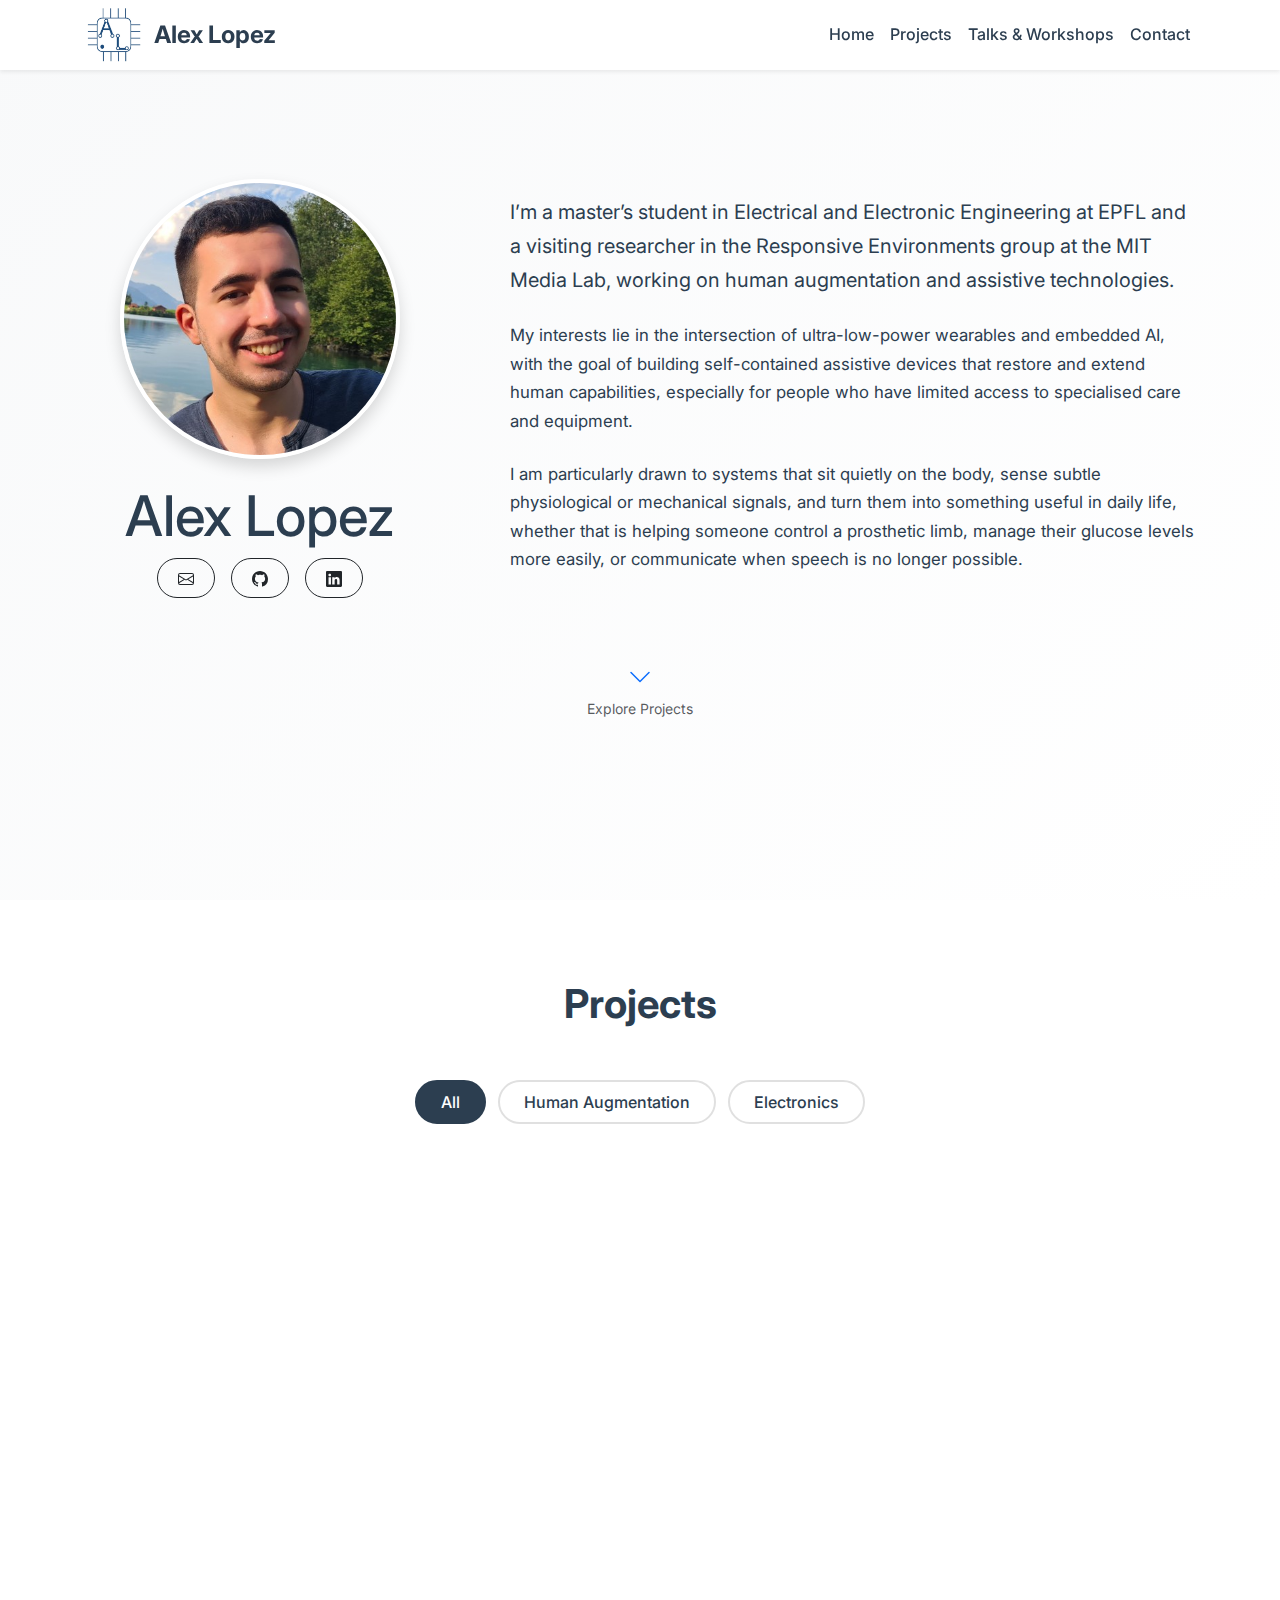
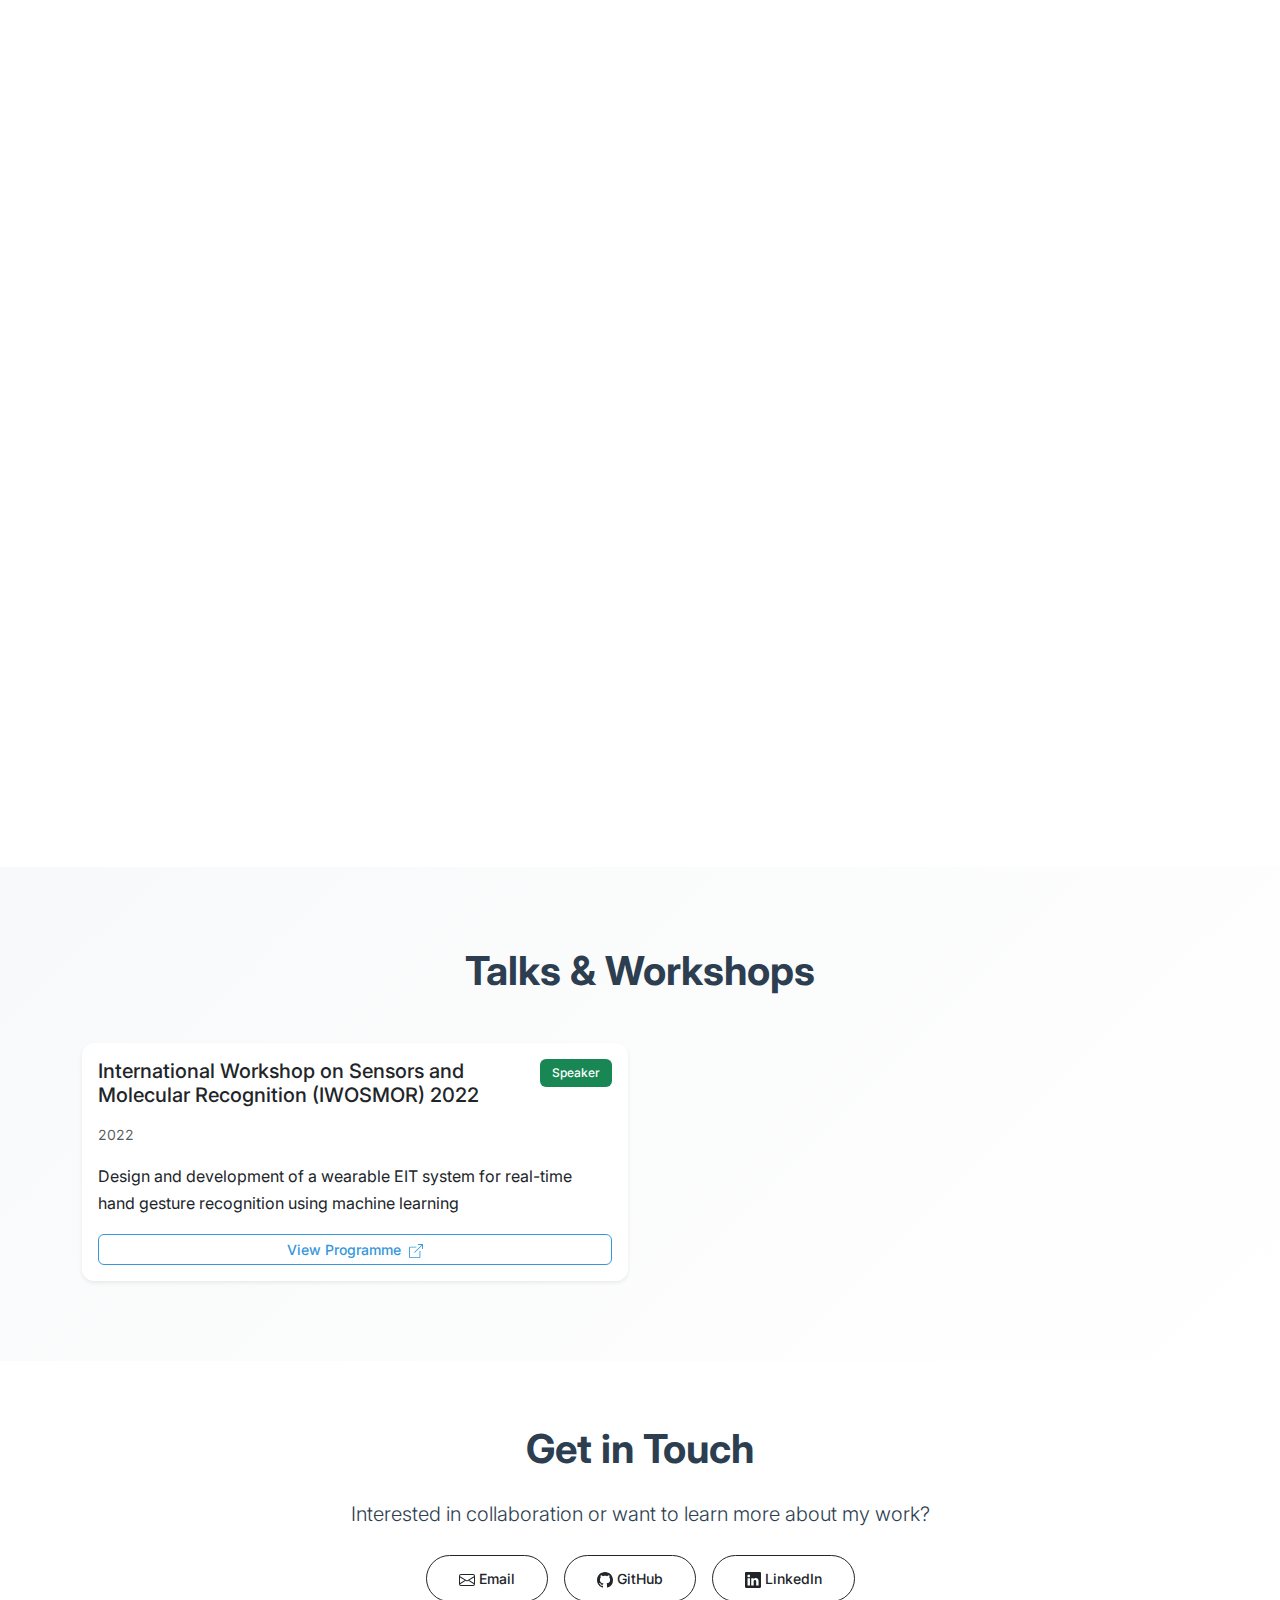
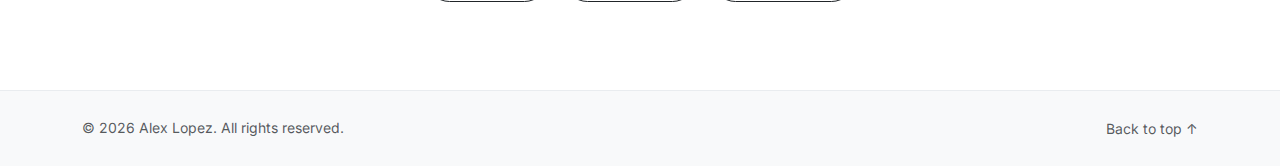
<file: index.html>
<!DOCTYPE html>
<html lang="en" data-bs-theme="light">

<head>
  <meta charset="utf-8">
  <meta name="viewport" content="width=device-width, initial-scale=1">
  <meta name="description" content="Alex Lopez - Electronics, Human Augmentation, and Ceramics">
  <meta name="author" content="Alex Lopez">
  <title>Alex Lopez</title>

  <!-- Favicon -->
  <link rel="icon" type="image/png" href="assets/images/favicon/favicon-16x16.png" sizes="16x16" />
  <link rel="icon" type="image/png" href="assets/images/favicon/favicon-32x32.png" sizes="32x32" />
  <link rel="shortcut icon" href="assets/images/favicon/favicon.ico" />
  <link rel="apple-touch-icon" sizes="180x180" href="assets/images/favicon/apple-touch-icon.png" />
  <link rel="manifest" href="assets/images/favicon/site.webmanifest" />

  <!-- Bootstrap CSS -->
  <link href="bootstrap.min.css" rel="stylesheet">

  <!-- Custom CSS -->
  <link href="custom.css" rel="stylesheet">

  <!-- Google Fonts -->
  <link rel="preconnect" href="https://fonts.googleapis.com">
  <link rel="preconnect" href="https://fonts.gstatic.com" crossorigin>
  <link href="https://fonts.googleapis.com/css2?family=Inter:wght@300;400;500;600;700&display=swap" rel="stylesheet">
</head>

<body>
  <!-- Navigation -->
  <nav class="navbar navbar-expand-lg navbar-light bg-white fixed-top shadow-sm">
    <div class="container">
      <a class="navbar-brand fw-bold d-flex align-items-center" href="#home">
        <img src="assets/images/logo.svg" alt="Alex Lopez" width="64" height="64" class="me-2">
        Alex Lopez
      </a>
      <button class="navbar-toggler" type="button" data-bs-toggle="collapse" data-bs-target="#navbarNav"
        aria-controls="navbarNav" aria-expanded="false" aria-label="Toggle navigation">
        <span class="navbar-toggler-icon"></span>
      </button>
      <div class="collapse navbar-collapse" id="navbarNav">
        <ul class="navbar-nav ms-auto">
          <li class="nav-item">
            <a class="nav-link" href="#home">Home</a>
          </li>
          <li class="nav-item">
            <a class="nav-link" href="#projects">Projects</a>
          </li>
          <li class="nav-item">
            <a class="nav-link" href="#talks">Talks & Workshops</a>
          </li>
          <li class="nav-item">
            <a class="nav-link" href="#contact">Contact</a>
          </li>
        </ul>
      </div>
    </div>
  </nav>

  <!-- Hero/About Section -->
  <section id="home" class="hero-about-section">
    <div class="container">
      <div class="row align-items-center">
        <!-- Left Side: Photo, Name, Links -->
        <div class="col-lg-4 text-center mb-5 mb-lg-0">
          <div class="profile-photo-wrapper">
            <img src="assets/images/profile-photo.jpg" alt="Alex Lopez"
              class="profile-photo img-fluid rounded-circle shadow">
          </div>
          <h1 class="display-4 fw-medium mt-4 mb-2">Alex Lopez</h1>

          <!-- Social Links -->
          <div class="social-links d-flex justify-content-center gap-3 mb-3">
            <a href="#" class="btn btn-outline-dark btn-sm" aria-label="Email" data-bs-toggle="modal"
              data-bs-target="#emailModal">
              <svg xmlns="http://www.w3.org/2000/svg" width="16" height="16" fill="currentColor" class="bi bi-envelope"
                viewBox="0 0 16 16">
                <path
                  d="M0 4a2 2 0 0 1 2-2h12a2 2 0 0 1 2 2v8a2 2 0 0 1-2 2H2a2 2 0 0 1-2-2zm2-1a1 1 0 0 0-1 1v.217l7 4.2 7-4.2V4a1 1 0 0 0-1-1zm13 2.383-4.708 2.825L15 11.105zm-.034 6.876-5.64-3.471L8 9.583l-1.326-.795-5.64 3.47A1 1 0 0 0 2 13h12a1 1 0 0 0 .966-.741M1 11.105l4.708-2.897L1 5.383z" />
              </svg>
            </a>
            <a href="https://github.com/alex2000lopez" class="btn btn-outline-dark btn-sm" aria-label="GitHub"
              target="_blank">
              <svg xmlns="http://www.w3.org/2000/svg" width="16" height="16" fill="currentColor" class="bi bi-github"
                viewBox="0 0 16 16">
                <path
                  d="M8 0C3.58 0 0 3.58 0 8c0 3.54 2.29 6.53 5.47 7.59.4.07.55-.17.55-.38 0-.19-.01-.82-.01-1.49-2.01.37-2.53-.49-2.69-.94-.09-.23-.48-.94-.82-1.13-.28-.15-.68-.52-.01-.53.63-.01 1.08.58 1.23.82.72 1.21 1.87.87 2.33.66.07-.52.28-.87.51-1.07-1.78-.2-3.64-.89-3.64-3.95 0-.87.31-1.59.82-2.15-.08-.2-.36-1.02.08-2.12 0 0 .67-.21 2.2.82.64-.18 1.32-.27 2-.27.68 0 1.36.09 2 .27 1.53-1.04 2.2-.82 2.2-.82.44 1.1.16 1.92.08 2.12.51.56.82 1.27.82 2.15 0 3.07-1.87 3.75-3.65 3.95.29.25.54.73.54 1.48 0 1.07-.01 1.93-.01 2.2 0 .21.15.46.55.38A8.012 8.012 0 0 0 16 8c0-4.42-3.58-8-8-8" />
              </svg>
            </a>
            <a href="https://www.linkedin.com/in/alexlopezrodriguez/" class="btn btn-outline-dark btn-sm" aria-label="LinkedIn"
              target="_blank">
              <svg xmlns="http://www.w3.org/2000/svg" width="16" height="16" fill="currentColor" class="bi bi-linkedin"
                viewBox="0 0 16 16">
                <path
                  d="M0 1.146C0 .513.526 0 1.175 0h13.65C15.474 0 16 .513 16 1.146v13.708c0 .633-.526 1.146-1.175 1.146H1.175C.526 16 0 15.487 0 14.854zm4.943 12.248V6.169H2.542v7.225zm-1.2-8.212c.837 0 1.358-.554 1.358-1.248-.015-.709-.52-1.248-1.342-1.248S2.4 3.226 2.4 3.934c0 .694.521 1.248 1.327 1.248zm4.908 8.212V9.359c0-.216.016-.432.08-.586.173-.431.568-.878 1.232-.878.869 0 1.216.662 1.216 1.634v3.865h2.401V9.25c0-2.22-1.184-3.252-2.764-3.252-1.274 0-1.845.7-2.165 1.193v.025h-.016l.016-.025V6.169h-2.4c.03.678 0 7.225 0 7.225z" />
              </svg>
            </a>
          </div>
        </div>

        <!-- Right Side: Bio -->
        <div class="col-lg-8">
          <div class="bio-content">
            <p class="lead">
              I’m a master’s student in Electrical and Electronic Engineering at EPFL and a visiting researcher in the Responsive Environments group at the MIT Media Lab, working on human augmentation and assistive technologies.

            </p>
            <p>
              My interests lie in the intersection of ultra-low-power wearables and embedded AI, with the goal of building self-contained assistive devices that restore and extend human capabilities, especially for people who have limited access to specialised care and equipment.
            </p>
            <p>
              I am particularly drawn to systems that sit quietly on the body, sense subtle physiological or mechanical signals, and turn them into something useful in daily life, whether that is helping someone control a prosthetic limb, manage their glucose levels more easily, or communicate when speech is no longer possible.
            </p>
          </div>
        </div>
      </div>

      <!-- Scroll Indicator -->
      <div class="scroll-indicator text-center mt-5">
        <a href="#projects" class="text-decoration-none">
          <div class="scroll-arrow">
            <svg xmlns="http://www.w3.org/2000/svg" width="24" height="24" fill="currentColor"
              class="bi bi-chevron-down" viewBox="0 0 16 16">
              <path fill-rule="evenodd"
                d="M1.646 4.646a.5.5 0 0 1 .708 0L8 10.293l5.646-5.647a.5.5 0 0 1 .708.708l-6 6a.5.5 0 0 1-.708 0l-6-6a.5.5 0 0 1 0-.708" />
            </svg>
          </div>
          <small class="text-muted d-block mt-2">Explore Projects</small>
        </a>
      </div>
    </div>
  </section>

  <!-- Projects Section -->
  <section id="projects" class="projects-section">
    <div class="container">
      <h2 class="section-title text-center mb-5">Projects</h2>

      <!-- Filter Buttons -->
      <div class="filter-buttons text-center mb-5">
        <button class="btn btn-filter active" data-filter="all">All</button>
        <button class="btn btn-filter" data-filter="human-augmentation">Human Augmentation</button>
        <button class="btn btn-filter" data-filter="electronics">Electronics</button>
      </div>

      <!-- Projects Grid -->
      <div class="row g-4 projects-grid">

        <!-- Projects -->
        <div class="col-md-6 col-lg-4 project-card" data-category="human-augmentation">
          <div class="card h-100 shadow-sm">
            <img src="assets/images/projects/cards/murmurations.png" class="card-img-top" alt="Murmurations">
            <div class="card-body">
              <h3 class="card-title h5">Murmurations</h3>
              <p class="card-text">A wearable silent speech interface that decodes facial micromovements into text in real time to restore communication for people with speech impairments.</p>
              <div class="mt-3 project-links">
                <a href="projects/murmurations.html">
                  <svg xmlns="http://www.w3.org/2000/svg" width="14" height="14" viewBox="0 0 16 16"
                    fill="currentColor">
                    <path
                      d="M8.636 3.5a.5.5 0 0 0-.5-.5H1.5A1.5 1.5 0 0 0 0 4.5v10A1.5 1.5 0 0 0 1.5 16h10a1.5 1.5 0 0 0 1.5-1.5V7.864a.5.5 0 0 0-1 0V14.5a.5.5 0 0 1-.5.5h-10a.5.5 0 0 1-.5-.5v-10a.5.5 0 0 1 .5-.5h6.636a.5.5 0 0 0 .5-.5z" />
                    <path
                      d="M16 .5a.5.5 0 0 0-.5-.5h-5a.5.5 0 0 0 0 1h3.793L6.146 9.146a.5.5 0 1 0 .708.708L15 1.707V5.5a.5.5 0 0 0 1 0v-5z" />
                  </svg>
                  Details
                </a>
              </div>
            </div>
          </div>
        </div>

        <div class="col-md-6 col-lg-4 project-card" data-category="human-augmentation">
          <div class="card h-100 shadow-sm">
            <img src="assets/images/projects/cards/wearEIT.png" class="card-img-top" alt="WearEIT">
            <div class="card-body">
              <h3 class="card-title h5">WearEIT</h3>
              <p class="card-text">An EIT-based wearable device for real-time hand gesture recognition and control of upper-limb prostheses.</p>
              <div class="mt-3 project-links">
                <a href="projects/wearEIT.html">
                  <svg xmlns="http://www.w3.org/2000/svg" width="14" height="14" viewBox="0 0 16 16"
                    fill="currentColor">
                    <path
                      d="M8.636 3.5a.5.5 0 0 0-.5-.5H1.5A1.5 1.5 0 0 0 0 4.5v10A1.5 1.5 0 0 0 1.5 16h10a1.5 1.5 0 0 0 1.5-1.5V7.864a.5.5 0 0 0-1 0V14.5a.5.5 0 0 1-.5.5h-10a.5.5 0 0 1-.5-.5v-10a.5.5 0 0 1 .5-.5h6.636a.5.5 0 0 0 .5-.5z" />
                    <path
                      d="M16 .5a.5.5 0 0 0-.5-.5h-5a.5.5 0 0 0 0 1h3.793L6.146 9.146a.5.5 0 1 0 .708.708L15 1.707V5.5a.5.5 0 0 0 1 0v-5z" />
                  </svg>
                  Details
                </a>
              </div>
            </div>
          </div>
        </div>

        <div class="col-md-6 col-lg-4 project-card" data-category="human-augmentation">
          <div class="card h-100 shadow-sm">
            <img src="assets/images/projects/cards/tailor.png" class="card-img-top" alt="Tailor">
            <div class="card-body">
              <h3 class="card-title h5">Tailor</h3>
              <p class="card-text">A low-power wireless wearable device to facilitate autonomous insulin dosing for diabetic patients in a HW-in-the-loop fashion.</p>
              <div class="mt-3 project-links">
                <a href="projects/tailor.html">
                  <svg xmlns="http://www.w3.org/2000/svg" width="14" height="14" viewBox="0 0 16 16"
                    fill="currentColor">
                    <path
                      d="M8.636 3.5a.5.5 0 0 0-.5-.5H1.5A1.5 1.5 0 0 0 0 4.5v10A1.5 1.5 0 0 0 1.5 16h10a1.5 1.5 0 0 0 1.5-1.5V7.864a.5.5 0 0 0-1 0V14.5a.5.5 0 0 1-.5.5h-10a.5.5 0 0 1-.5-.5v-10a.5.5 0 0 1 .5-.5h6.636a.5.5 0 0 0 .5-.5z" />
                    <path
                      d="M16 .5a.5.5 0 0 0-.5-.5h-5a.5.5 0 0 0 0 1h3.793L6.146 9.146a.5.5 0 1 0 .708.708L15 1.707V5.5a.5.5 0 0 0 1 0v-5z" />
                  </svg>
                  Details
                </a>
              </div>
            </div>
          </div>
        </div>

        <div class="col-md-6 col-lg-4 project-card" data-category="human-augmentation">
          <div class="card h-100 shadow-sm">
            <img src="assets/images/projects/cards/haptichearing.png" class="card-img-top" alt="HapticHearing">
            <div class="card-body">
              <h3 class="card-title h5">HapticHearing</h3>
              <p class="card-text">PCB redesign for Sam Chin's HapticHearing project: a 4.6× smaller, USB-C powered haptic driver for multi actuator speech augmentation.</p>
              <div class="mt-3 project-links">
                <a href="projects/haptic-hearing.html">
                  <svg xmlns="http://www.w3.org/2000/svg" width="14" height="14" viewBox="0 0 16 16"
                    fill="currentColor">
                    <path
                      d="M8.636 3.5a.5.5 0 0 0-.5-.5H1.5A1.5 1.5 0 0 0 0 4.5v10A1.5 1.5 0 0 0 1.5 16h10a1.5 1.5 0 0 0 1.5-1.5V7.864a.5.5 0 0 0-1 0V14.5a.5.5 0 0 1-.5.5h-10a.5.5 0 0 1-.5-.5v-10a.5.5 0 0 1 .5-.5h6.636a.5.5 0 0 0 .5-.5z" />
                    <path
                      d="M16 .5a.5.5 0 0 0-.5-.5h-5a.5.5 0 0 0 0 1h3.793L6.146 9.146a.5.5 0 1 0 .708.708L15 1.707V5.5a.5.5 0 0 0 1 0v-5z" />
                  </svg>
                  Details
                </a>
              </div>
            </div>
          </div>
        </div>

        <div class="col-md-6 col-lg-4 project-card" data-category="electronics">
          <div class="card h-100 shadow-sm">
            <img src="assets/images/projects/cards/X-MODs.png" class="card-img-top" alt="X-MODs">
            <div class="card-body">
              <h3 class="card-title h5">X-MODs</h3>
              <p class="card-text">A modular hardware platform based on the RISC-V X-HEEP family for the creation of ultra-low-power wearable devices for clinical and research use.</p>
              <div class="mt-3 project-links">
                <a href="projects/x-mods.html">
                  <svg xmlns="http://www.w3.org/2000/svg" width="14" height="14" viewBox="0 0 16 16"
                    fill="currentColor">
                    <path
                      d="M8.636 3.5a.5.5 0 0 0-.5-.5H1.5A1.5 1.5 0 0 0 0 4.5v10A1.5 1.5 0 0 0 1.5 16h10a1.5 1.5 0 0 0 1.5-1.5V7.864a.5.5 0 0 0-1 0V14.5a.5.5 0 0 1-.5.5h-10a.5.5 0 0 1-.5-.5v-10a.5.5 0 0 1 .5-.5h6.636a.5.5 0 0 0 .5-.5z" />
                    <path
                      d="M16 .5a.5.5 0 0 0-.5-.5h-5a.5.5 0 0 0 0 1h3.793L6.146 9.146a.5.5 0 1 0 .708.708L15 1.707V5.5a.5.5 0 0 0 1 0v-5z" />
                  </svg>
                  Details
                </a>
              </div>
            </div>
          </div>
        </div>

        <div class="col-md-6 col-lg-4 project-card" data-category="electronics">
          <div class="card h-100 shadow-sm">
            <img src="assets/images/projects/cards/GSRmonitor.png" class="card-img-top" alt="GSRmonitor">
            <div class="card-body">
              <h3 class="card-title h5">GSRmonitor</h3>
              <p class="card-text">A validation platform for a Galvanic Skin Response (GSR) SoC for real time stress and fear monitoring in high risk situations.</p>
              <div class="mt-3 project-links">
                <a href="projects/gsrmonitor.html">
                  <svg xmlns="http://www.w3.org/2000/svg" width="14" height="14" viewBox="0 0 16 16"
                    fill="currentColor">
                    <path
                      d="M8.636 3.5a.5.5 0 0 0-.5-.5H1.5A1.5 1.5 0 0 0 0 4.5v10A1.5 1.5 0 0 0 1.5 16h10a1.5 1.5 0 0 0 1.5-1.5V7.864a.5.5 0 0 0-1 0V14.5a.5.5 0 0 1-.5.5h-10a.5.5 0 0 1-.5-.5v-10a.5.5 0 0 1 .5-.5h6.636a.5.5 0 0 0 .5-.5z" />
                    <path
                      d="M16 .5a.5.5 0 0 0-.5-.5h-5a.5.5 0 0 0 0 1h3.793L6.146 9.146a.5.5 0 1 0 .708.708L15 1.707V5.5a.5.5 0 0 0 1 0v-5z" />
                  </svg>
                  Details
                </a>
              </div>
            </div>
          </div>
        </div>

      </div>
    </div>
  </section>

  <!-- Talks & Workshops Section -->
  <section id="talks" class="talks-section">
    <div class="container">
      <h2 class="section-title text-center mb-5">Talks & Workshops</h2>

      <div class="row g-4">
        <div class="col-md-6">
          <div class="card h-100 shadow-sm">
            <div class="card-body">
              <div class="d-flex justify-content-between align-items-start mb-3">
                <h3 class="card-title h5 mb-0">International Workshop on Sensors and Molecular Recognition (IWOSMOR) 2022</h3>
                <span class="badge bg-success">Speaker</span>
              </div>
              <p class="text-muted small mb-3">2022</p>
              <p class="card-text">
                Design and development of a wearable EIT system for real-time hand gesture recognition using machine learning
              </p>
              <a href="https://www.uv.es/uvweb/interuniversity-research-institute-molecular-recognition-technological-development/en/conferences/iwosmor/iwosmor-xv-2022/index-scientific-program-1286408763289.html" class="btn btn-outline-primary btn-sm" target="_blank">
                View Programme
                <svg xmlns="http://www.w3.org/2000/svg" width="14" height="14" fill="currentColor"
                  class="bi bi-box-arrow-up-right ms-1" viewBox="0 0 16 16">
                  <path fill-rule="evenodd"
                    d="M8.636 3.5a.5.5 0 0 0-.5-.5H1.5A1.5 1.5 0 0 0 0 4.5v10A1.5 1.5 0 0 0 1.5 16h10a1.5 1.5 0 0 0 1.5-1.5V7.864a.5.5 0 0 0-1 0V14.5a.5.5 0 0 1-.5.5h-10a.5.5 0 0 1-.5-.5v-10a.5.5 0 0 1 .5-.5h6.636a.5.5 0 0 0 .5-.5" />
                  <path fill-rule="evenodd"
                    d="M16 .5a.5.5 0 0 0-.5-.5h-5a.5.5 0 0 0 0 1h3.793L6.146 9.146a.5.5 0 1 0 .708.708L15 1.707V5.5a.5.5 0 0 0 1 0z" />
                </svg>
              </a>
            </div>
          </div>
        </div>
      </div>
    </div>
  </section>

  <!-- Contact Section -->
  <section id="contact" class="contact-section">
    <div class="container text-center">
      <h2 class="section-title mb-4">Get in Touch</h2>
      <p class="lead mb-4">Interested in collaboration or want to learn more about my work?</p>

      <div class="contact-links d-flex justify-content-center gap-3 mb-4">
        <a href="#" class="btn btn-outline-dark btn-sm" aria-label="Email" data-bs-toggle="modal"
          data-bs-target="#emailModal">
          <svg xmlns="http://www.w3.org/2000/svg" width="16" height="16" fill="currentColor" class="bi bi-envelope"
            viewBox="0 0 16 16">
            <path
              d="M0 4a2 2 0 0 1 2-2h12a2 2 0 0 1 2 2v8a2 2 0 0 1-2 2H2a2 2 0 0 1-2-2zm2-1a1 1 0 0 0-1 1v.217l7 4.2 7-4.2V4a1 1 0 0 0-1-1zm13 2.383-4.708 2.825L15 11.105zm-.034 6.876-5.64-3.471L8 9.583l-1.326-.795-5.64 3.47A1 1 0 0 0 2 13h12a1 1 0 0 0 .966-.741M1 11.105l4.708-2.897L1 5.383z" />
          </svg>
          Email
        </a>
        <a href="https://github.com/alex2000lopez" class="btn btn-outline-dark btn-sm" aria-label="GitHub" target="_blank">
          <svg xmlns="http://www.w3.org/2000/svg" width="16" height="16" fill="currentColor" class="bi bi-github"
            viewBox="0 0 16 16">
            <path
              d="M8 0C3.58 0 0 3.58 0 8c0 3.54 2.29 6.53 5.47 7.59.4.07.55-.17.55-.38 0-.19-.01-.82-.01-1.49-2.01.37-2.53-.49-2.69-.94-.09-.23-.48-.94-.82-1.13-.28-.15-.68-.52-.01-.53.63-.01 1.08.58 1.23.82.72 1.21 1.87.87 2.33.66.07-.52.28-.87.51-1.07-1.78-.2-3.64-.89-3.64-3.95 0-.87.31-1.59.82-2.15-.08-.2-.36-1.02.08-2.12 0 0 .67-.21 2.2.82.64-.18 1.32-.27 2-.27.68 0 1.36.09 2 .27 1.53-1.04 2.2-.82 2.2-.82.44 1.1.16 1.92.08 2.12.51.56.82 1.27.82 2.15 0 3.07-1.87 3.75-3.65 3.95.29.25.54.73.54 1.48 0 1.07-.01 1.93-.01 2.2 0 .21.15.46.55.38A8.012 8.012 0 0 0 16 8c0-4.42-3.58-8-8-8" />
          </svg>
          GitHub
        </a>
        <a href="https://www.linkedin.com/in/alexlopezrodriguez/" class="btn btn-outline-dark btn-sm" aria-label="LinkedIn"
          target="_blank">
          <svg xmlns="http://www.w3.org/2000/svg" width="16" height="16" fill="currentColor" class="bi bi-linkedin"
            viewBox="0 0 16 16">
            <path
              d="M0 1.146C0 .513.526 0 1.175 0h13.65C15.474 0 16 .513 16 1.146v13.708c0 .633-.526 1.146-1.175 1.146H1.175C.526 16 0 15.487 0 14.854zm4.943 12.248V6.169H2.542v7.225zm-1.2-8.212c.837 0 1.358-.554 1.358-1.248-.015-.709-.52-1.248-1.342-1.248S2.4 3.226 2.4 3.934c0 .694.521 1.248 1.327 1.248zm4.908 8.212V9.359c0-.216.016-.432.08-.586.173-.431.568-.878 1.232-.878.869 0 1.216.662 1.216 1.634v3.865h2.401V9.25c0-2.22-1.184-3.252-2.764-3.252-1.274 0-1.845.7-2.165 1.193v.025h-.016l.016-.025V6.169h-2.4c.03.678 0 7.225 0 7.225z" />
          </svg>
          LinkedIn
        </a>
      </div>
    </div>
  </section>

  <!-- Footer -->
  <footer class="footer py-4">
    <div class="container">
      <div class="row align-items-center">
        <div class="col-md-6 text-center text-md-start mb-3 mb-md-0">
          <p class="mb-0 text-muted small">&copy; <span class="copyright-year">2025</span> Alex Lopez. All rights reserved.</p>
        </div>
        <div class="col-md-6 text-center text-md-end">
          <a href="#home" class="text-muted text-decoration-none small">Back to top ↑</a>
        </div>
      </div>
    </div>
  </footer>

  <!-- Email Modal -->
  <div class="modal fade" id="emailModal" tabindex="-1" aria-labelledby="emailModalLabel" aria-hidden="true">
    <div class="modal-dialog modal-dialog-centered">
      <div class="modal-content">
        <div class="modal-header">
          <h5 class="modal-title" id="emailModalLabel">Email Address</h5>
          <button type="button" class="btn-close" data-bs-dismiss="modal" aria-label="Close"></button>
        </div>
        <div class="modal-body text-center">
          <img src="assets/images/email/email.png" alt="chins@mit.edu" class="img-fluid" style="max-height: 100px;">
        </div>
      </div>
    </div>
  </div>

  <!-- Bootstrap JS -->
  <script src="js/bootstrap.bundle.min.js"></script>

  <!-- Custom JS for filtering and smooth scroll -->
  <script>
    // Smooth scrolling for navigation links
    document.querySelectorAll('a[href^="#"]').forEach(anchor => {
      anchor.addEventListener('click', function (e) {
        e.preventDefault();
        const target = document.querySelector(this.getAttribute('href'));
        if (target) {
          const navbarHeight = document.querySelector('.navbar').offsetHeight;
          const targetPosition = target.offsetTop - navbarHeight;
          window.scrollTo({
            top: targetPosition,
            behavior: 'smooth'
          });

          // Close mobile menu if open
          const navbarCollapse = document.querySelector('.navbar-collapse');
          if (navbarCollapse.classList.contains('show')) {
            navbarCollapse.classList.remove('show');
          }
        }
      });
    });

    // Active nav link on scroll
    window.addEventListener('scroll', () => {
      const sections = document.querySelectorAll('section[id]');
      const navLinks = document.querySelectorAll('.nav-link');

      let current = '';
      sections.forEach(section => {
        const sectionTop = section.offsetTop;
        const sectionHeight = section.clientHeight;
        if (pageYOffset >= sectionTop - 200) {
          current = section.getAttribute('id');
        }
      });

      navLinks.forEach(link => {
        link.classList.remove('active');
        if (link.getAttribute('href') === `#${current}`) {
          link.classList.add('active');
        }
      });
    });

    // Project filtering
    const filterButtons = document.querySelectorAll('.btn-filter');
    const projectCards = document.querySelectorAll('.project-card');

    filterButtons.forEach(button => {
      button.addEventListener('click', () => {
        // Update active button
        filterButtons.forEach(btn => btn.classList.remove('active'));
        button.classList.add('active');

        const filter = button.getAttribute('data-filter');

        // Filter projects
        projectCards.forEach(card => {
          const categories = card.getAttribute('data-category').split(',').map(c => c.trim());
          if (filter === 'all' || categories.includes(filter)) {
            card.style.display = 'block';
            // Fade in animation
            card.style.animation = 'fadeIn 0.5s';
          } else {
            card.style.display = 'none';
          }
        });
      });
    });


    // Add fade-in animation on scroll (optional)
    const observerOptions = {
      threshold: 0.1,
      rootMargin: '0px 0px -50px 0px'
    };

    const observer = new IntersectionObserver((entries) => {
      entries.forEach(entry => {
        if (entry.isIntersecting) {
          entry.target.style.opacity = '1';
          entry.target.style.transform = 'translateY(0)';
        }
      });
    }, observerOptions);

    // Observe all project cards
    projectCards.forEach(card => {
      card.style.opacity = '0';
      card.style.transform = 'translateY(20px)';
      card.style.transition = 'opacity 0.6s ease, transform 0.6s ease';
      observer.observe(card);
    });

    // Update copyright year
    document.querySelectorAll('.copyright-year').forEach(element => {
      element.textContent = new Date().getFullYear();
    });

    // Make project card images clickable
    projectCards.forEach(card => {
      const img = card.querySelector('.card-img-top');
      const linksContainer = card.querySelector('.project-links');

      if (img && linksContainer) {
        const links = linksContainer.querySelectorAll('a');

        if (links.length > 0) {
          // Prefer "detail" link (project details page), otherwise use first link
          let targetLink = null;

          // First, try to find a detail link (checking href attribute for "projects/" pattern)
          links.forEach(link => {
            const href = link.getAttribute('href');
            if (href && href.includes('projects/') && href.endsWith('.html')) {
              targetLink = link;
            }
          });

          // If no detail link found, use the first available link
          if (!targetLink) {
            targetLink = links[0];
          }

          // Make image clickable
          img.style.cursor = 'pointer';
          img.addEventListener('click', () => {
            const href = targetLink.getAttribute('href');
            const target = targetLink.getAttribute('target');

            if (href) {
              if (href.startsWith('http') || href.startsWith('//')) {
                // External link - open in new tab if target="_blank", otherwise same window
                if (target === '_blank') {
                  window.open(href, '_blank');
                } else {
                  window.location.href = href;
                }
              } else {
                // Internal link - navigate normally
                window.location.href = href;
              }
            }
          });
        }
      }
    });
  </script>
</body>

</html>
</file>
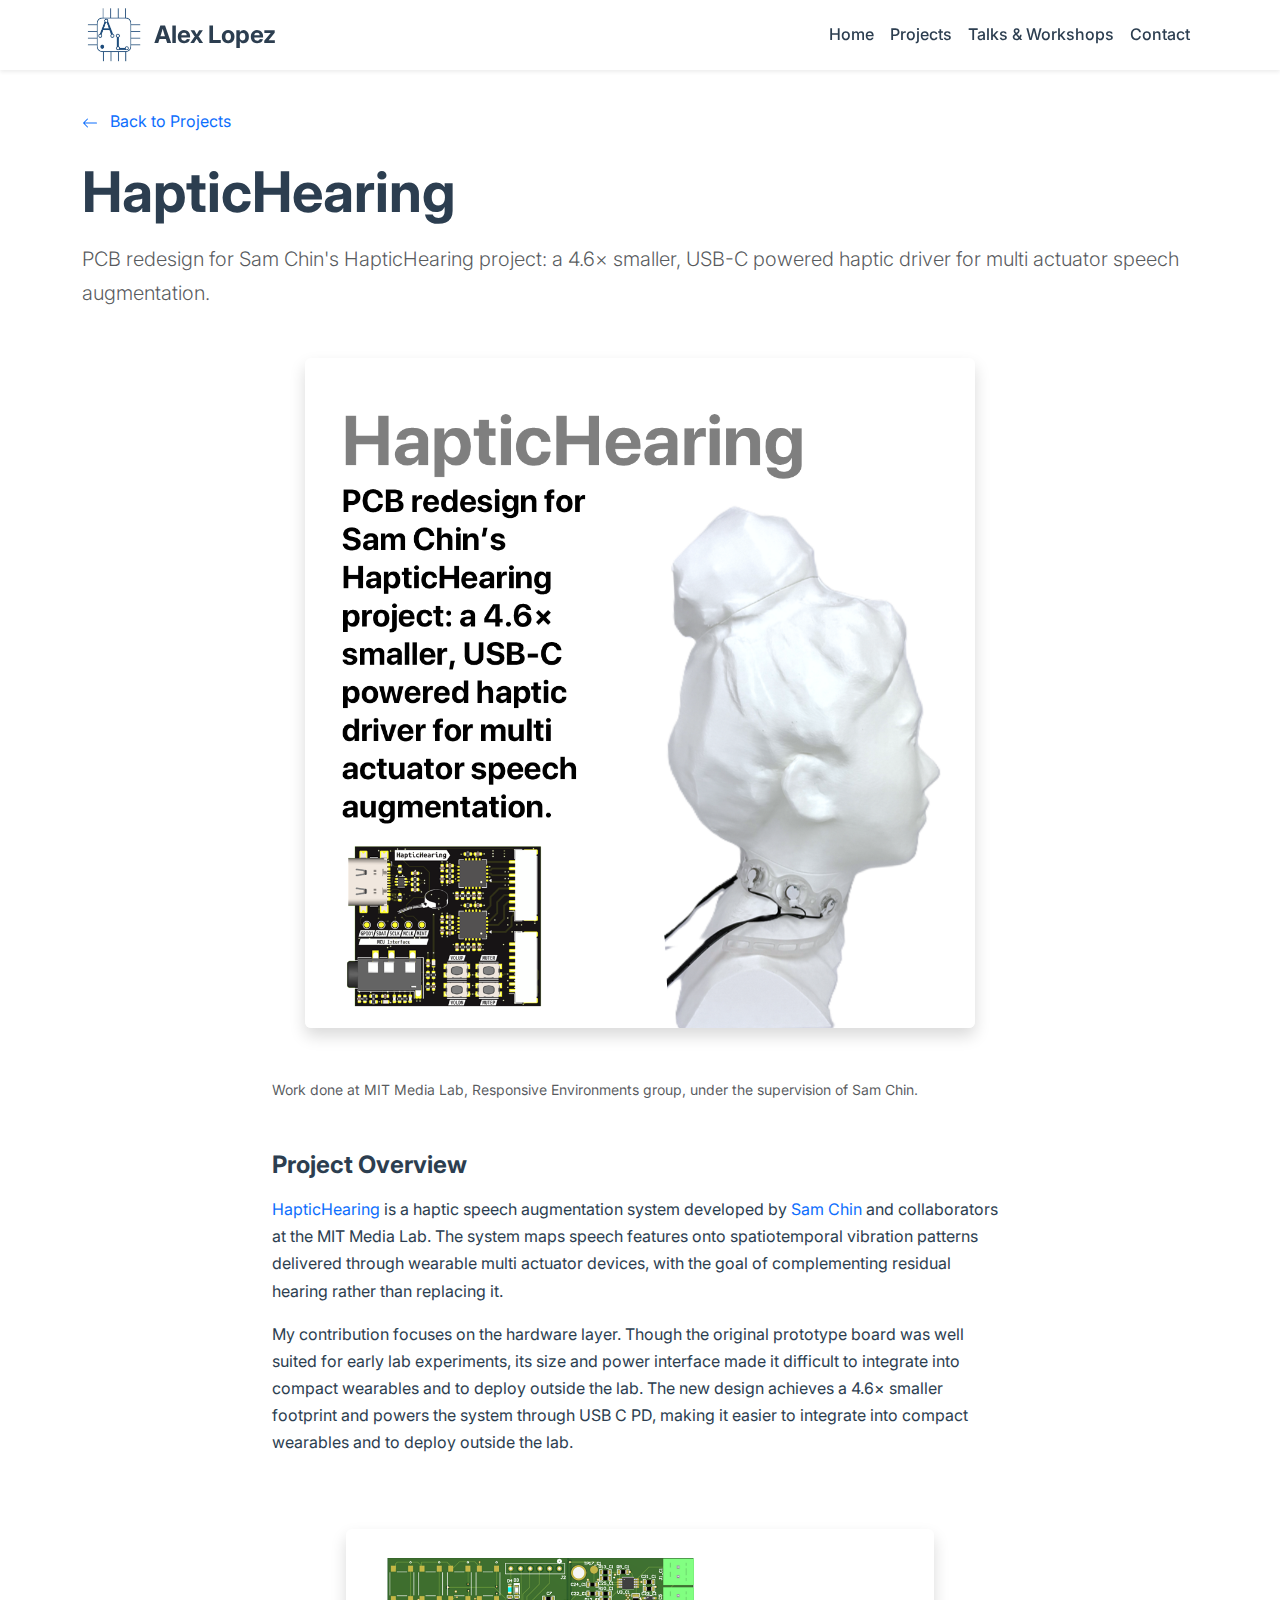
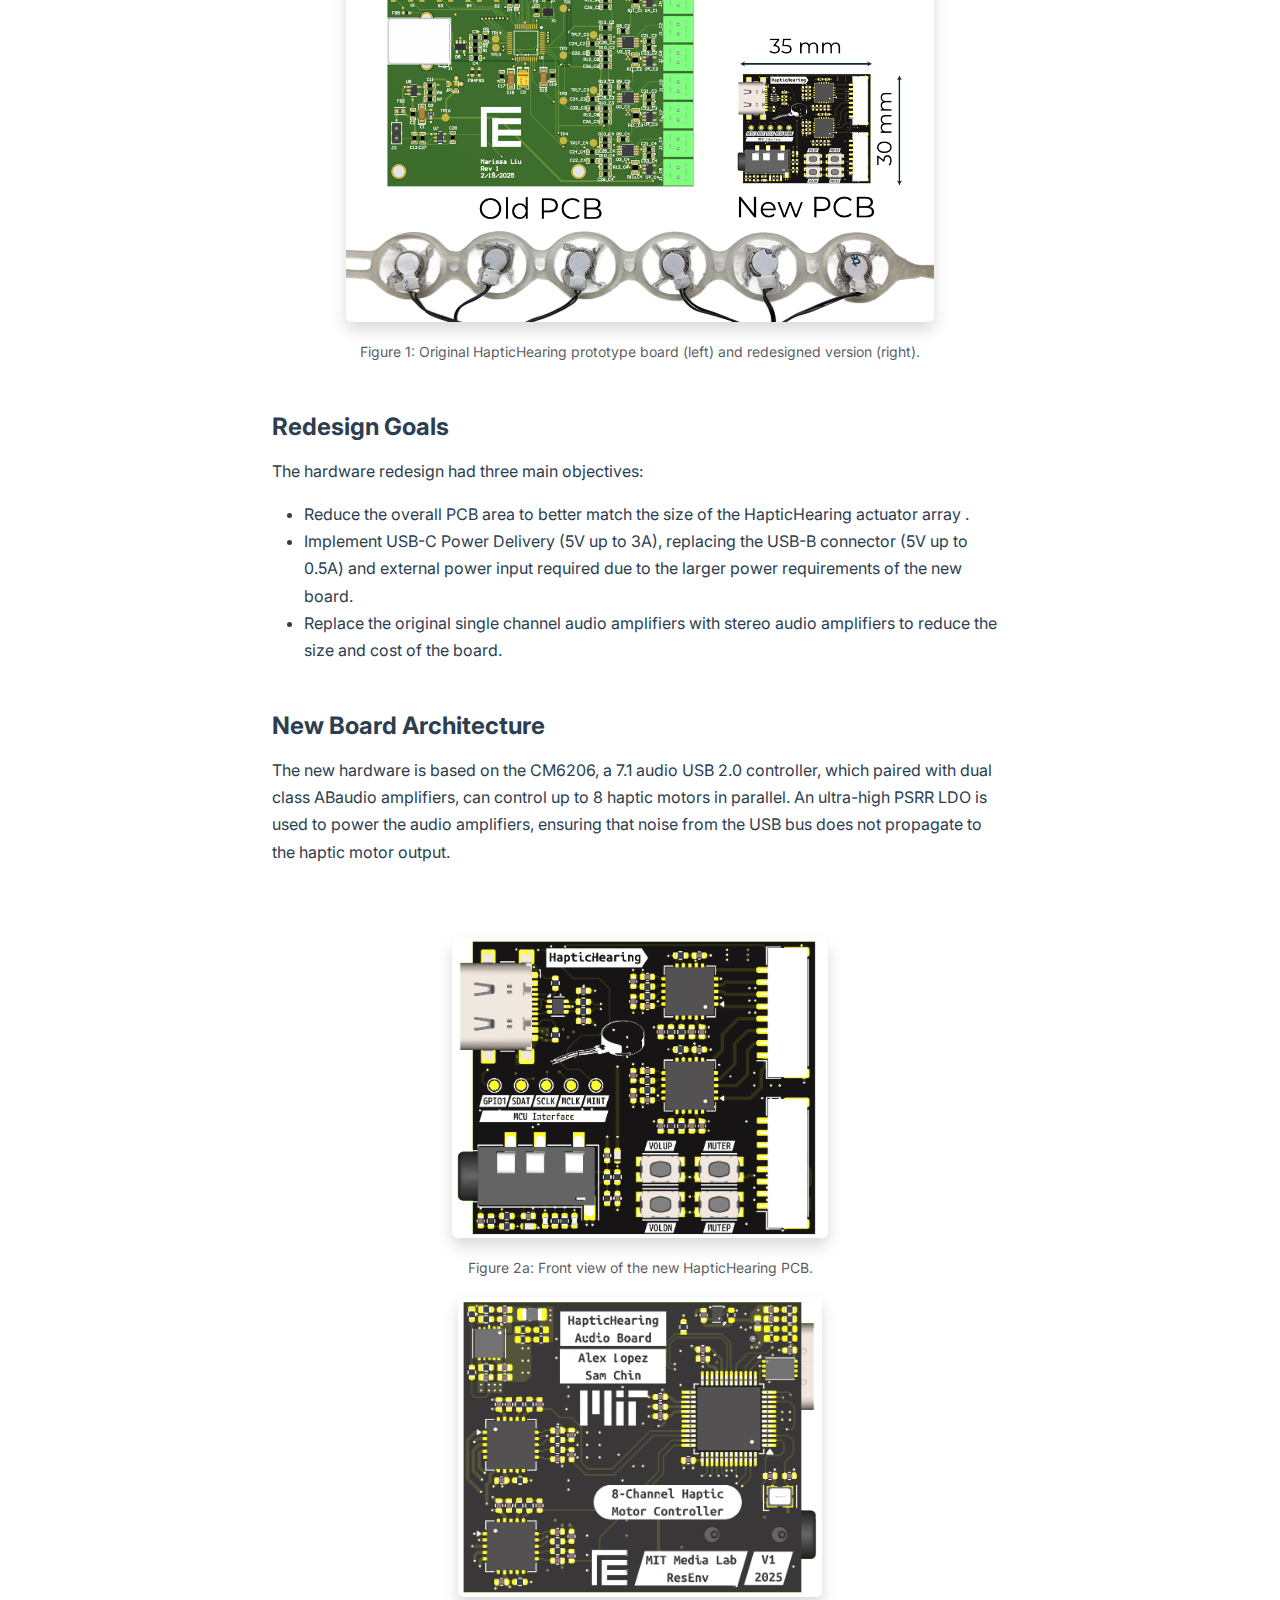
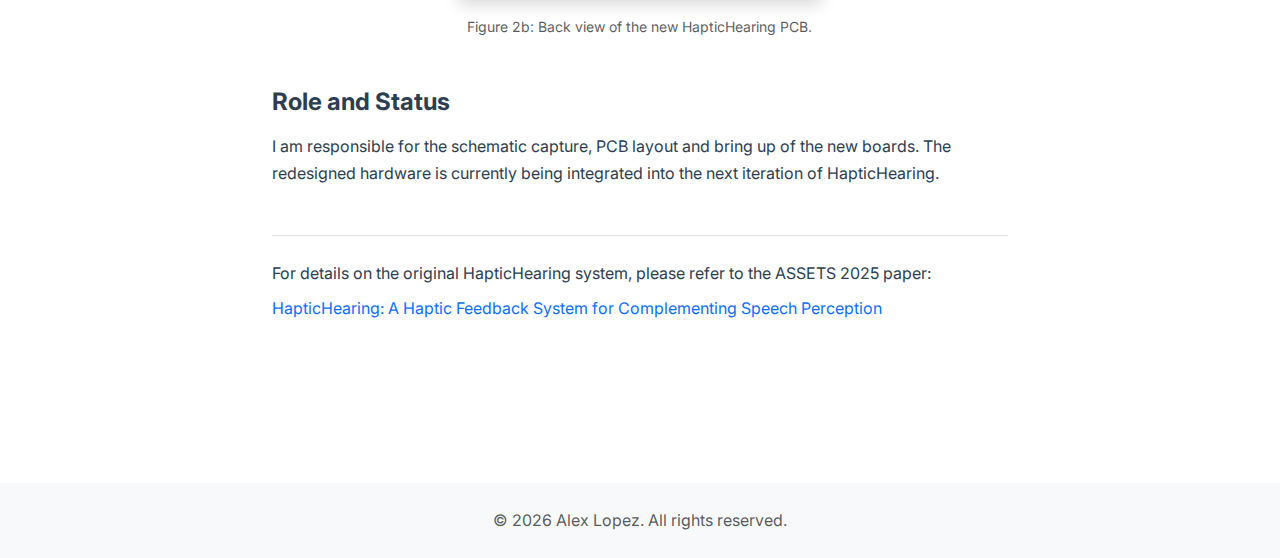
<file: projects/haptic-hearing.html>
<!DOCTYPE html>
<html lang="en" data-bs-theme="light">

<head>
  <meta charset="utf-8">
  <meta name="viewport" content="width=device-width, initial-scale=1">
  <meta name="description" content="Hardware redesign for HapticHearing: a more compact, USB-C powered PCB stack for a multi-actuator haptic speech augmentation system.">
  <meta name="author" content="Alex Lopez">
  <title>HapticHearing - Alex Lopez</title>

  <!-- Favicon -->
  <link rel="icon" type="image/png" href="../assets/images/favicon/favicon-16x16.png" sizes="16x16" />
  <link rel="icon" type="image/png" href="../assets/images/favicon/favicon-32x32.png" sizes="32x32" />
  <link rel="shortcut icon" href="../assets/images/favicon/favicon.ico" />
  <link rel="apple-touch-icon" sizes="180x180" href="../assets/images/favicon/apple-touch-icon.png" />
  <link rel="manifest" href="../assets/images/favicon/site.webmanifest" />

  <!-- Bootstrap CSS -->
  <link href="../bootstrap.min.css" rel="stylesheet">

  <!-- Custom CSS -->
  <link href="../custom.css" rel="stylesheet">

  <!-- Google Fonts -->
  <link rel="preconnect" href="https://fonts.googleapis.com">
  <link rel="preconnect" href="https://fonts.gstatic.com" crossorigin>
  <link href="https://fonts.googleapis.com/css2?family=Inter:wght@300;400;500;600;700&display=swap" rel="stylesheet">
</head>

<body>
  <!-- Navigation -->
  <nav class="navbar navbar-expand-lg navbar-light bg-white fixed-top shadow-sm">
    <div class="container">
      <a class="navbar-brand fw-bold d-flex align-items-center" href="../index.html">
        <img src="../assets/images/logo.svg" alt="Alex Lopez" width="64" height="64" class="me-2">
        Alex Lopez
      </a>
      <button class="navbar-toggler" type="button" data-bs-toggle="collapse" data-bs-target="#navbarNav"
        aria-controls="navbarNav" aria-expanded="false" aria-label="Toggle navigation">
        <span class="navbar-toggler-icon"></span>
      </button>
      <div class="collapse navbar-collapse" id="navbarNav">
        <ul class="navbar-nav ms-auto">
          <li class="nav-item">
            <a class="nav-link" href="../index.html#home">Home</a>
          </li>
          <li class="nav-item">
            <a class="nav-link" href="../index.html#projects">Projects</a>
          </li>
          <li class="nav-item">
            <a class="nav-link" href="../index.html#talks">Talks & Workshops</a>
          </li>
          <li class="nav-item">
            <a class="nav-link" href="../index.html#contact">Contact</a>
          </li>
        </ul>
      </div>
    </div>
  </nav>

  <!-- Project Content -->
  <main style="padding-top: 60px;">
    <article class="container py-5">
      <!-- Back Link -->
      <div class="mb-4">
        <a href="../index.html#projects" class="text-decoration-none">
          <svg xmlns="http://www.w3.org/2000/svg" width="16" height="16" fill="currentColor" class="bi bi-arrow-left me-2" viewBox="0 0 16 16">
            <path fill-rule="evenodd" d="M15 8a.5.5 0 0 0-.5-.5H2.707l3.147-3.146a.5.5 0 1 0-.708-.708l-4 4a.5.5 0 0 0 0 .708l4 4a.5.5 0 0 0 .708-.708L2.707 8.5H14.5A.5.5 0 0 0 15 8"/>
          </svg>
          Back to Projects
        </a>
      </div>

      <!-- Project Header -->
      <header class="mb-5">
        <h1 class="display-4 fw-bold mb-3">HapticHearing</h1>
        <p class="lead text-muted">PCB redesign for Sam Chin's HapticHearing project: a 4.6× smaller, USB-C powered haptic driver for multi actuator speech augmentation.</p>
      </header>

      <!-- Hero Images -->
      <div class="row g-4 mb-5">
        <div class="col-md-12 text-center">
          <img src="../assets/images/projects/cards/haptichearing.png"
               alt="HapticHearing"
               class="img-fluid rounded shadow"
               style="max-width: 60%;">
        </div>
      </div>

      <!-- Project Description -->
      <div class="row mb-5">
        <div class="col-lg-8 offset-lg-2">
          <div class="project-description">
            <p class="text-muted mb-4"><small>Work done at MIT Media Lab, Responsive Environments group, under the supervision of Sam Chin.</small></p>

            <h3 class="h4 fw-bold mt-5 mb-3">Project Overview</h3>
            <p>
              <a href="https://dl.acm.org/doi/10.1145/3663547.3759754" target="_blank" class="text-decoration-none">HapticHearing</a> is a haptic speech augmentation system developed by <a href="https://www.media.mit.edu/people/chins/overview/" target="_blank" class="text-decoration-none">Sam Chin</a> and collaborators at the MIT Media Lab. The system maps speech features onto spatiotemporal vibration patterns delivered through wearable multi actuator devices, with the goal of complementing residual hearing rather than replacing it.
            </p>
            <p>
              My contribution focuses on the hardware layer. Though the original prototype board was well suited for early lab experiments, its size and power interface made it difficult to integrate into compact wearables and to deploy outside the lab. The new design achieves a 4.6× smaller footprint and powers the system through USB C PD, making it easier to integrate into compact wearables and to deploy outside the lab.
            </p>

            <!-- Comparison Image: Old vs New -->
            <div id="figure-1" class="row g-4 my-5">
              <div class="col-md-12 text-center">
                <img
                  src="../assets/images/projects/HapticHearing/HapticHearing_PCB_comparison.png"
                  alt="Figure 1: Comparison between the original HapticHearing PCB and the redesigned version"
                  class="img-fluid rounded shadow mx-auto d-block"
                  style="max-width: 80%;">
                <p class="text-muted mt-3 mb-0">
                  <small>Figure 1: Original HapticHearing prototype board (left) and redesigned version (right).</small>
                </p>
              </div>
            </div>

            <h3 class="h4 fw-bold mt-5 mb-3">Redesign Goals</h3>
            <p>The hardware redesign had three main objectives:</p>
            <ul>
              <li>Reduce the overall PCB area to better match the size of the HapticHearing actuator array .</li>
              <li>Implement USB-C Power Delivery (5V up to 3A), replacing the USB-B connector (5V up to 0.5A) and external power input required due to the larger power requirements of the new board.</li>
              <li>Replace the original single channel audio amplifiers with stereo audio amplifiers to reduce the size and cost of the board.</li>
            </ul>

            <h3 class="h4 fw-bold mt-5 mb-3">New Board Architecture</h3>
            <p>
              The new hardware is based on the CM6206, a 7.1 audio USB 2.0 controller, which paired with dual class ABaudio amplifiers, can control up to 8 haptic motors in parallel. An ultra-high PSRR LDO is used to power the audio amplifiers, ensuring that noise from the USB bus does not propagate to the haptic motor output.
            </p>

            <!-- Form factor Images -->
            <div id="figure-1" class="row g-4 my-5">
              <div class="col-12 d-flex flex-wrap justify-content-center align-items-start" style="gap: 1rem;">
                <div class="text-center" style="flex: 0 1 auto; display: flex; flex-direction: column;">
                  <img
                    src="../assets/images/projects/HapticHearing/HapticHearing_PCB_front.png"
                    alt="Figure 2a: Front view of the new HapticHearing PCB"
                    class="rounded shadow"
                    style="height: 300px; width: auto; display: block;">
                  <p class="text-muted mt-3 mb-0">
                    <small>Figure 2a: Front view of the new HapticHearing PCB.</small>
                  </p>
                </div>
                <div class="text-center" style="flex: 0 1 auto; display: flex; flex-direction: column;">
                  <img
                    src="../assets/images/projects/HapticHearing/HapticHearing_PCB_back.png"
                    alt="Figure 2b: Back view of the new HapticHearing PCB"
                    class="rounded shadow"
                    style="height: 300px; width: auto; display: block;">
                  <p class="text-muted mt-3 mb-0">
                    <small>Figure 2b: Back view of the new HapticHearing PCB.</small>
                  </p>
                </div>
              </div>
            </div>

            <h3 class="h4 fw-bold mt-5 mb-3">Role and Status</h3>
            <p>
              I am responsible for the schematic capture, PCB layout and bring up of the new boards. The redesigned hardware is currently being integrated into the next iteration of HapticHearing. 
            </p>

            <div class="mt-5 pt-4 border-top">
              <p class="mb-2">
                For details on the original HapticHearing system, please refer to the ASSETS 2025 paper:
              </p>
              <p class="mb-3">
                <a href="https://dl.acm.org/doi/10.1145/3663547.3759754" target="_blank" class="text-decoration-none">
                  HapticHearing: A Haptic Feedback System for Complementing Speech Perception
                </a>
              </p>
            </div>

          </div>
        </div>
      </div>
    </article>
  </main>

  <!-- Footer -->
  <footer class="bg-light py-4 mt-5">
    <div class="container text-center">
      <p class="text-muted mb-0">&copy; <span class="copyright-year">2025</span> Alex Lopez. All rights reserved.</p>
    </div>
  </footer>

  <!-- Bootstrap JS -->
  <script src="../js/bootstrap.bundle.min.js"></script>

  <!-- Update copyright year -->
  <script>
    document.querySelectorAll('.copyright-year').forEach(element => {
      element.textContent = new Date().getFullYear();
    });
  </script>
</body>

</html>
</file>
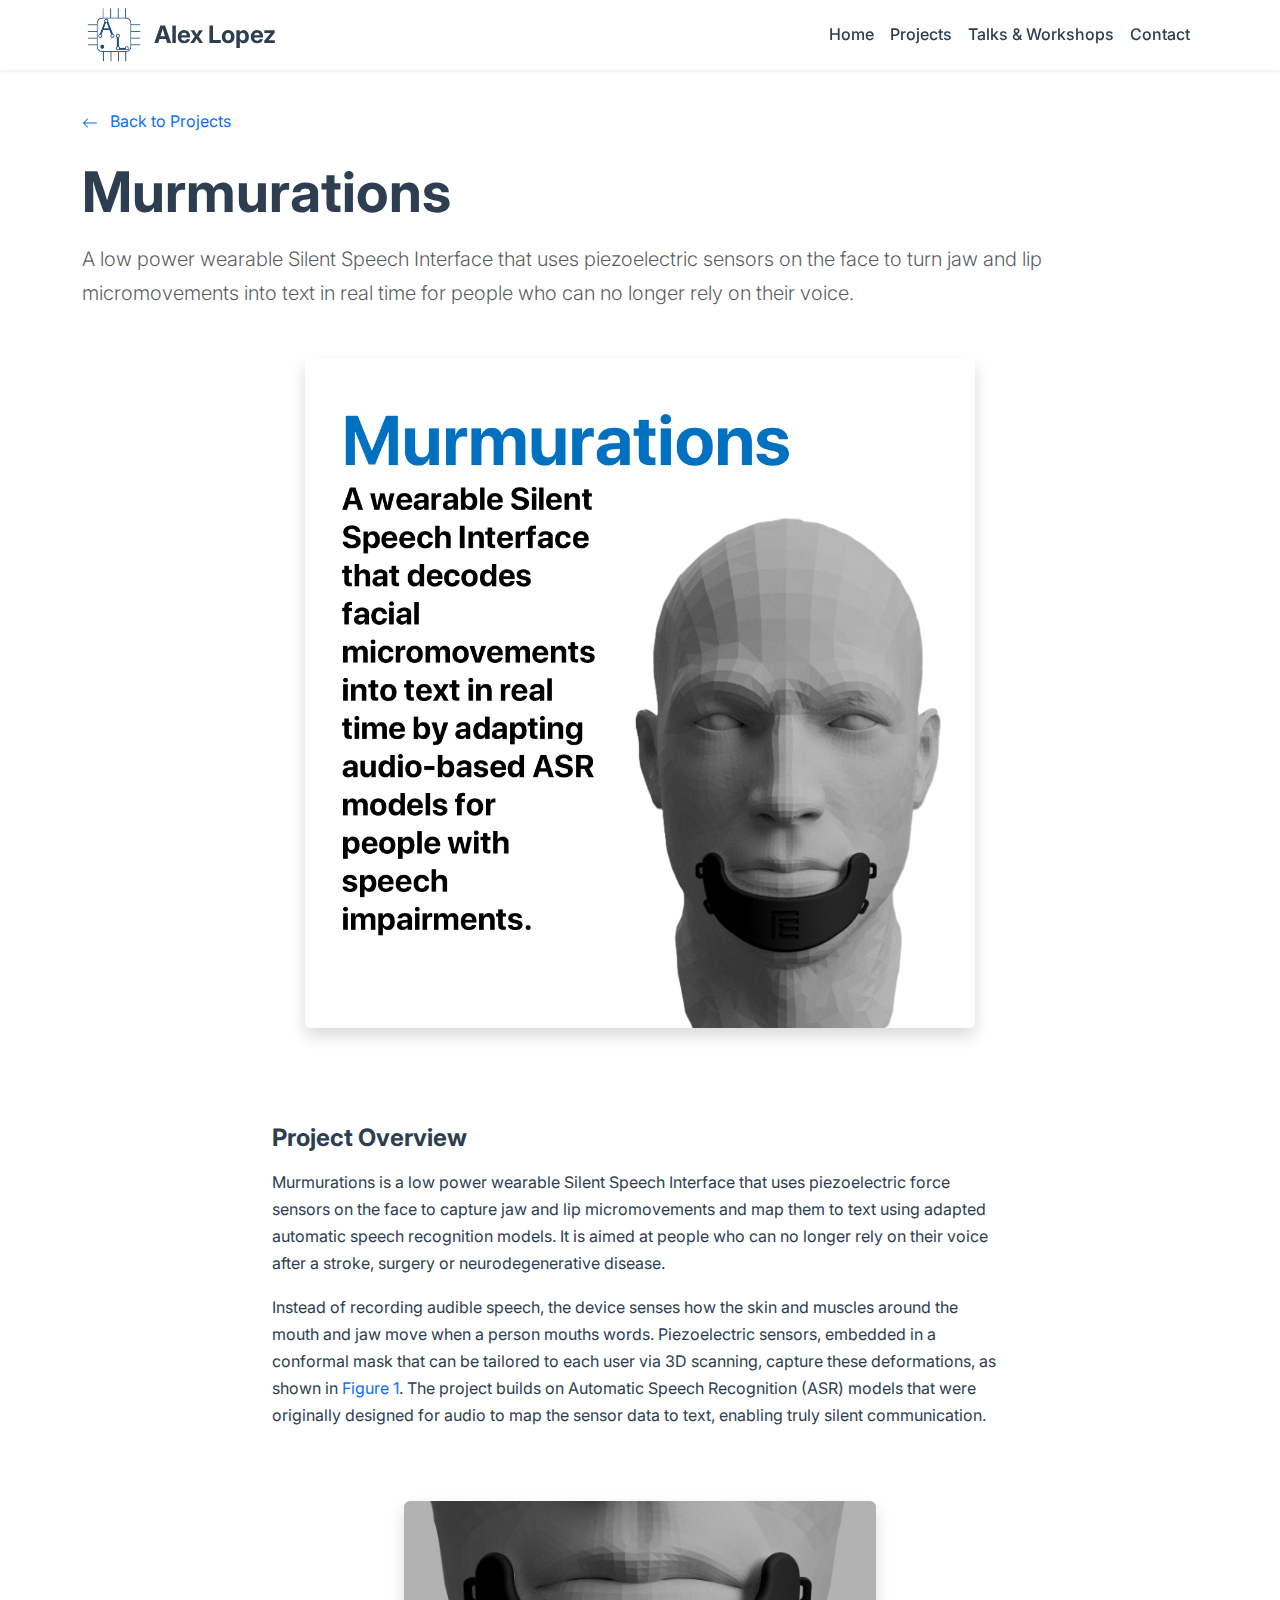
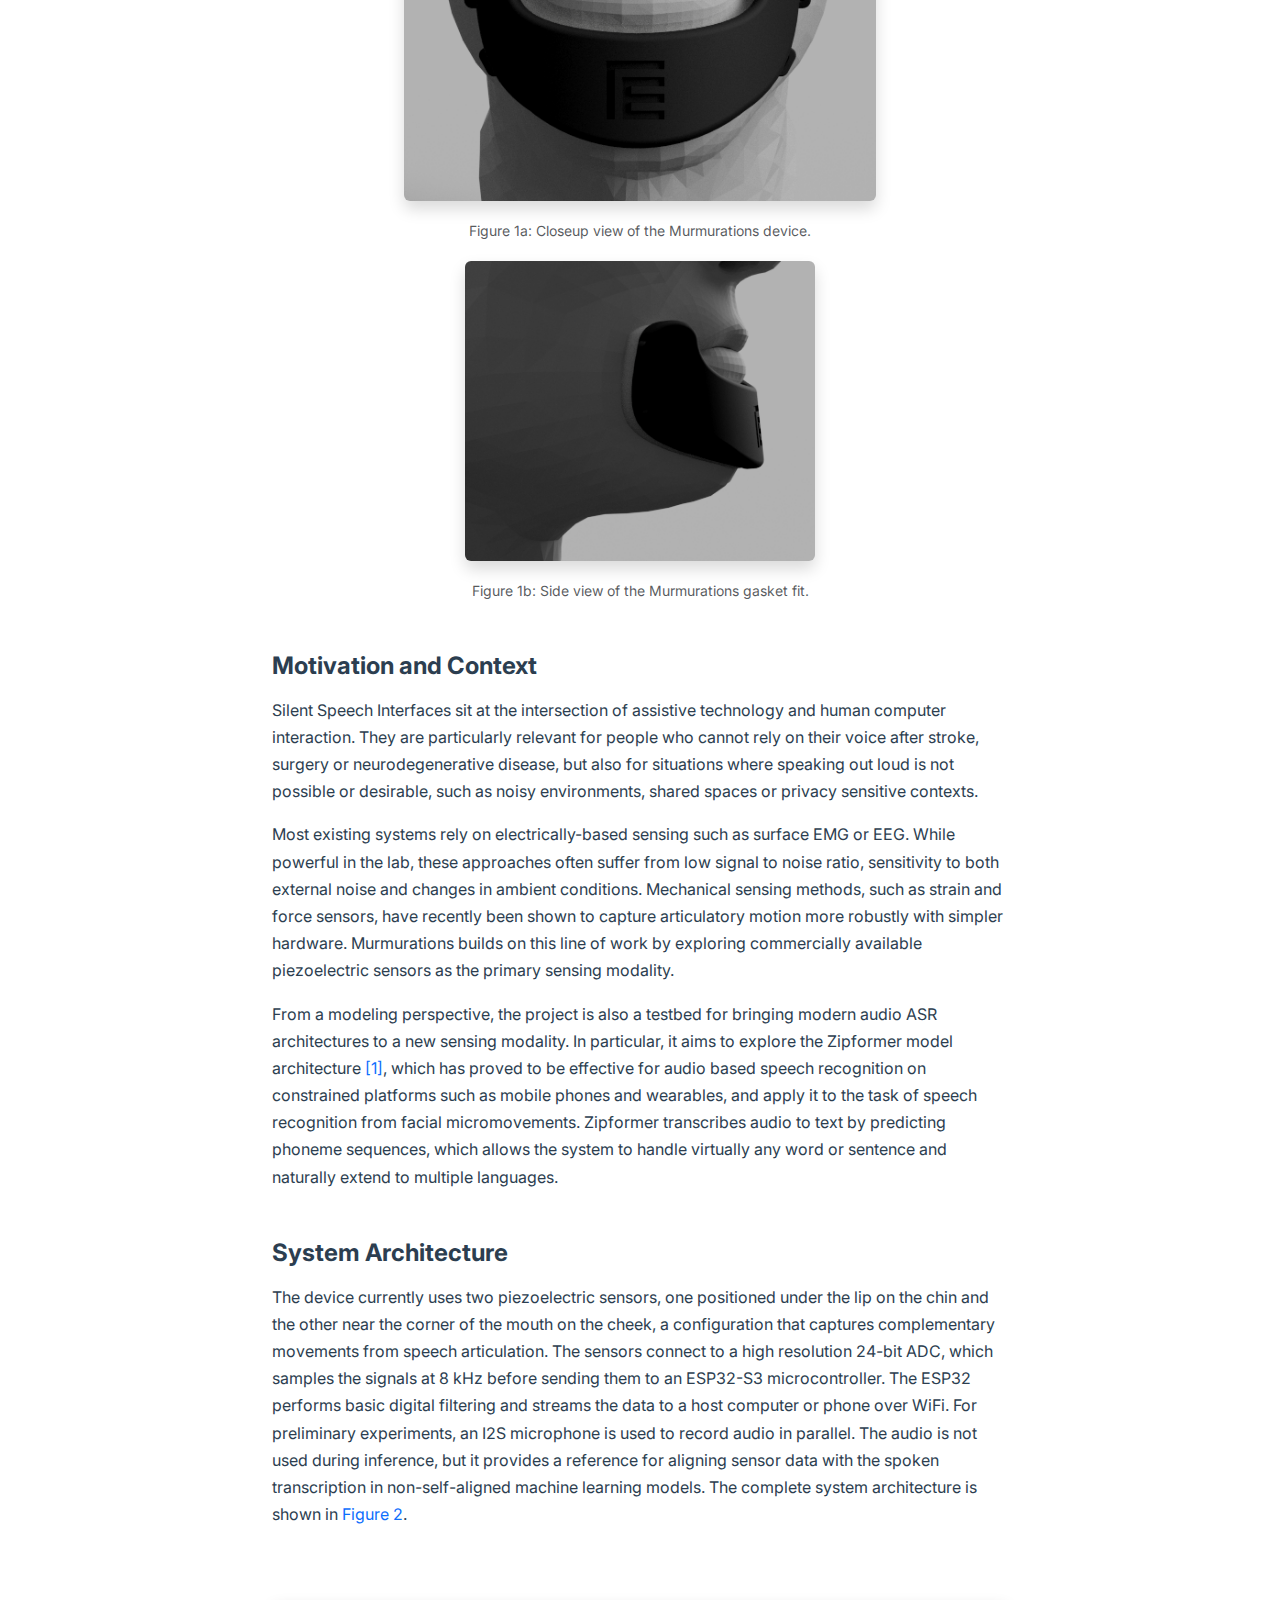
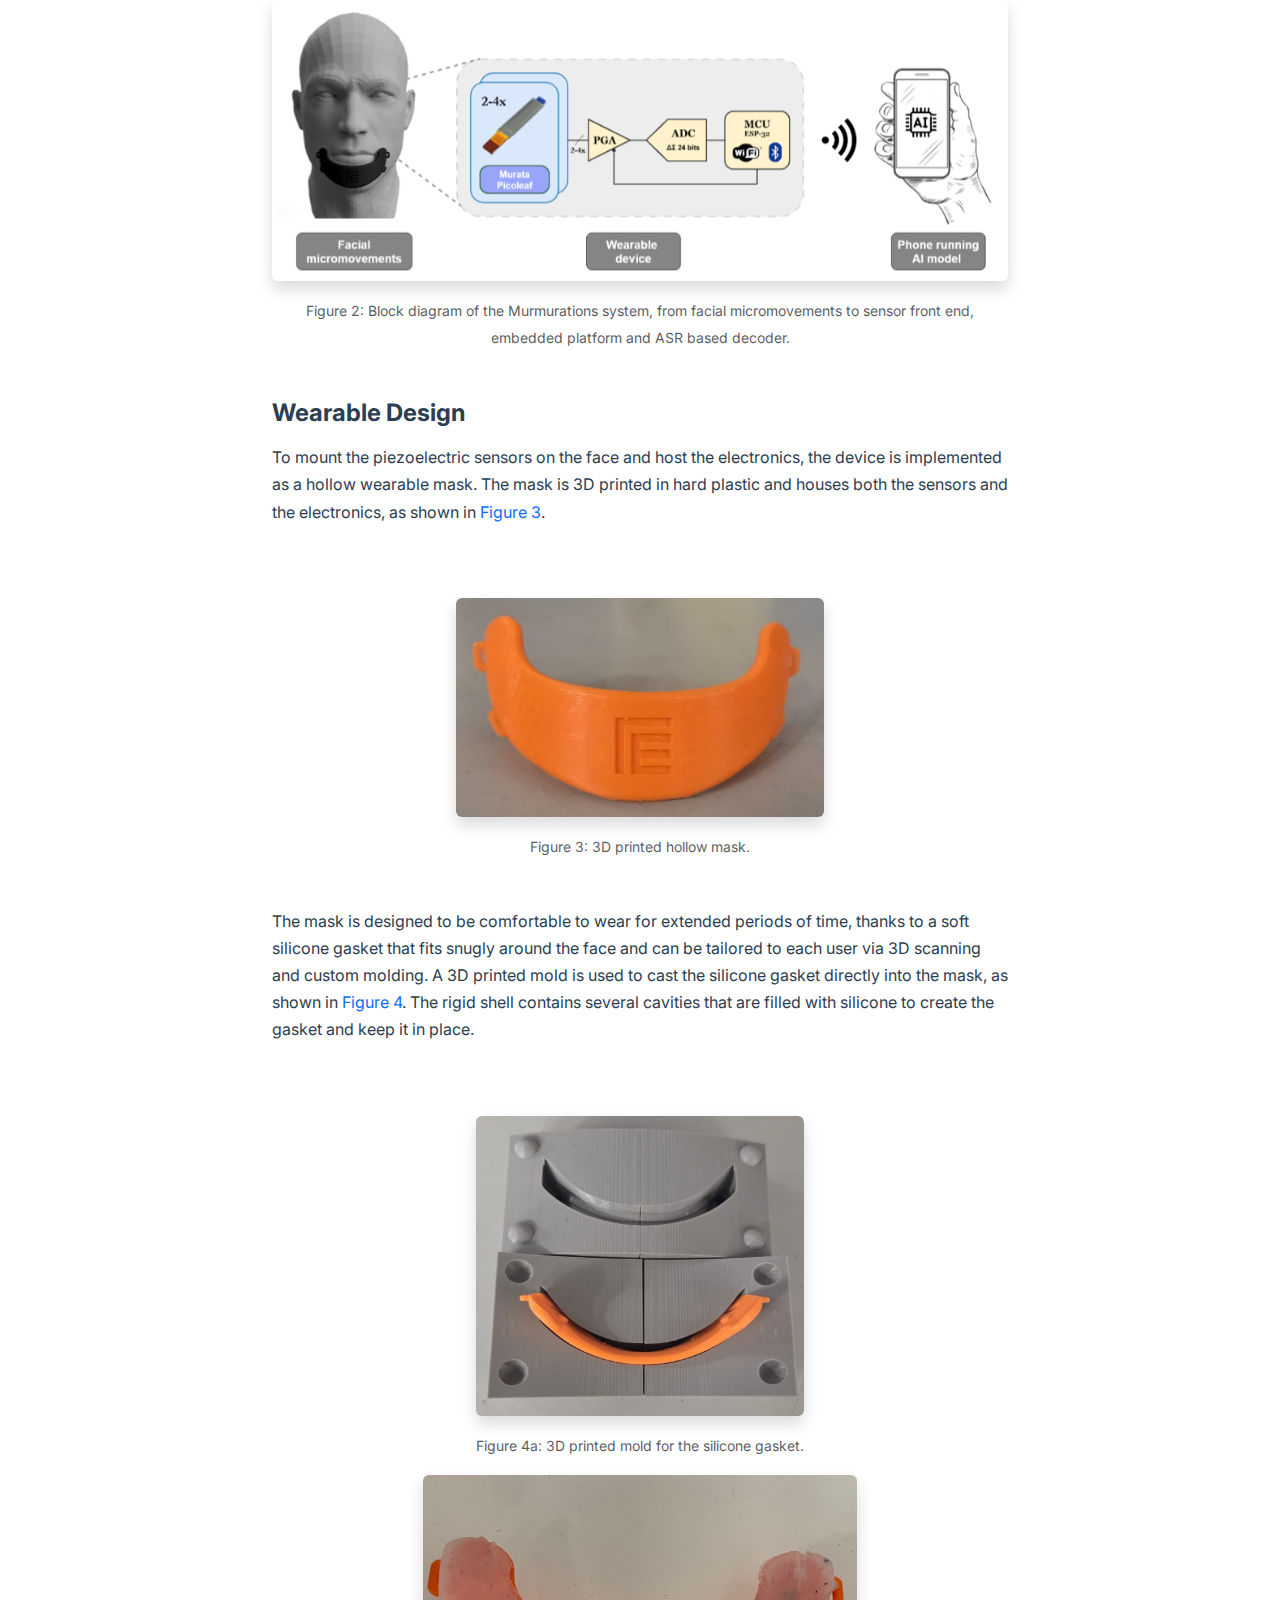
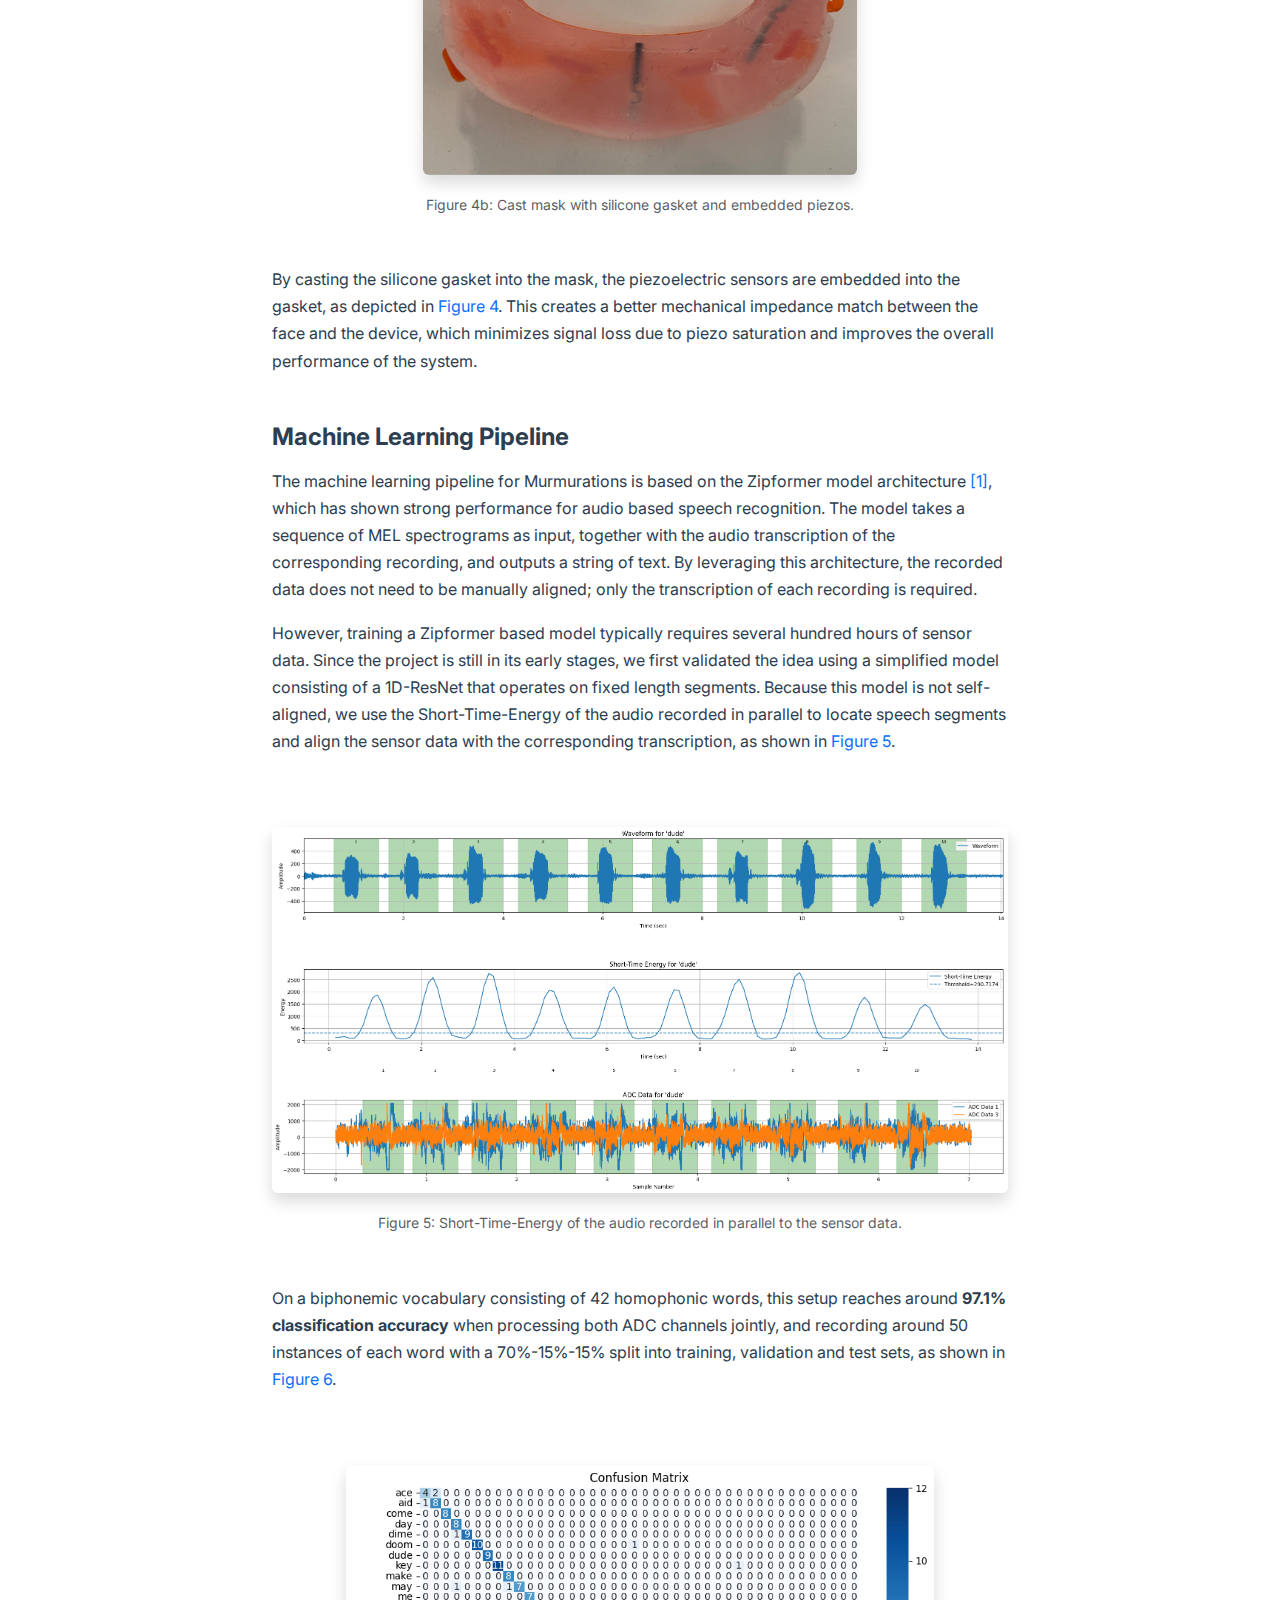
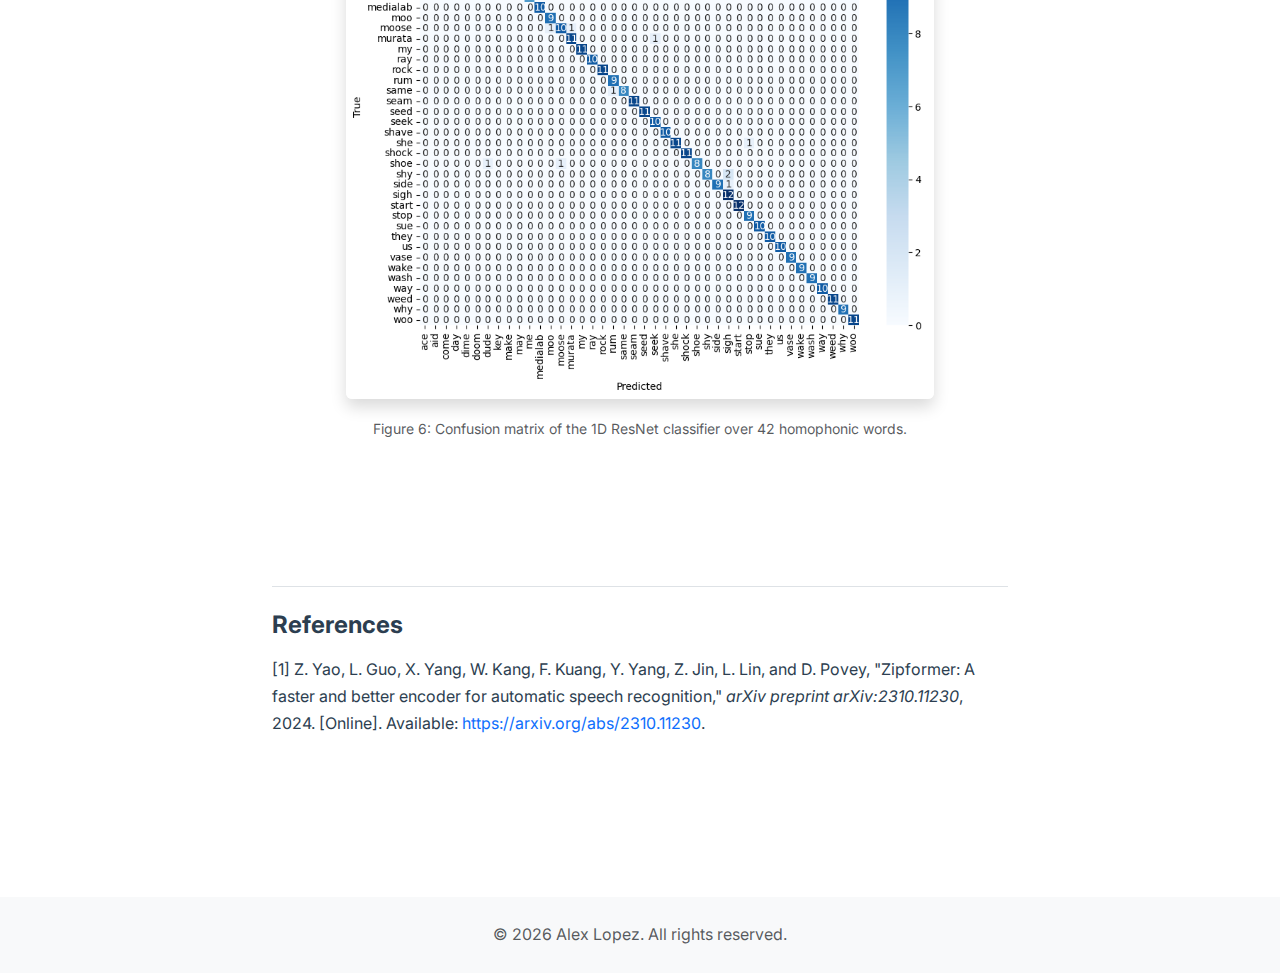
<file: projects/murmurations.html>
<!DOCTYPE html>
<html lang="en" data-bs-theme="light">

<head>
  <meta charset="utf-8">
  <meta name="viewport" content="width=device-width, initial-scale=1">
  <meta name="description" content="Murmurations: A wearable silent speech interface that decodes facial micromovements into text in real time using piezoelectric sensors and adapted ASR models.">
  <meta name="author" content="Alex Lopez">
  <title>Murmurations - Alex Lopez</title>

  <!-- Favicon -->
  <link rel="icon" type="image/png" href="../assets/images/favicon/favicon-16x16.png" sizes="16x16" />
  <link rel="icon" type="image/png" href="../assets/images/favicon/favicon-32x32.png" sizes="32x32" />
  <link rel="shortcut icon" href="../assets/images/favicon/favicon.ico" />
  <link rel="apple-touch-icon" sizes="180x180" href="../assets/images/favicon/apple-touch-icon.png" />
  <link rel="manifest" href="../assets/images/favicon/site.webmanifest" />

  <!-- Bootstrap CSS -->
  <link href="../bootstrap.min.css" rel="stylesheet">

  <!-- Custom CSS -->
  <link href="../custom.css" rel="stylesheet">

  <!-- Google Fonts -->
  <link rel="preconnect" href="https://fonts.googleapis.com">
  <link rel="preconnect" href="https://fonts.gstatic.com" crossorigin>
  <link href="https://fonts.googleapis.com/css2?family=Inter:wght@300;400;500;600;700&display=swap" rel="stylesheet">
</head>

<body>
  <!-- Navigation -->
  <nav class="navbar navbar-expand-lg navbar-light bg-white fixed-top shadow-sm">
    <div class="container">
      <a class="navbar-brand fw-bold d-flex align-items-center" href="../index.html">
        <img src="../assets/images/logo.svg" alt="Alex Lopez" width="64" height="64" class="me-2">
        Alex Lopez
      </a>
      <button class="navbar-toggler" type="button" data-bs-toggle="collapse" data-bs-target="#navbarNav"
        aria-controls="navbarNav" aria-expanded="false" aria-label="Toggle navigation">
        <span class="navbar-toggler-icon"></span>
      </button>
      <div class="collapse navbar-collapse" id="navbarNav">
        <ul class="navbar-nav ms-auto">
          <li class="nav-item">
            <a class="nav-link" href="../index.html#home">Home</a>
          </li>
          <li class="nav-item">
            <a class="nav-link" href="../index.html#projects">Projects</a>
          </li>
          <li class="nav-item">
            <a class="nav-link" href="../index.html#talks">Talks & Workshops</a>
          </li>
          <li class="nav-item">
            <a class="nav-link" href="../index.html#contact">Contact</a>
          </li>
        </ul>
      </div>
    </div>
  </nav>

  <!-- Project Content -->
  <main style="padding-top: 60px;">
    <article class="container py-5">
      <!-- Back Link -->
      <div class="mb-4">
        <a href="../index.html#projects" class="text-decoration-none">
          <svg xmlns="http://www.w3.org/2000/svg" width="16" height="16" fill="currentColor" class="bi bi-arrow-left me-2" viewBox="0 0 16 16">
            <path fill-rule="evenodd" d="M15 8a.5.5 0 0 0-.5-.5H2.707l3.147-3.146a.5.5 0 1 0-.708-.708l-4 4a.5.5 0 0 0 0 .708l4 4a.5.5 0 0 0 .708-.708L2.707 8.5H14.5A.5.5 0 0 0 15 8"/>
          </svg>
          Back to Projects
        </a>
      </div>

      <!-- Project Header -->
      <header class="mb-5">
        <h1 class="display-4 fw-bold mb-3">Murmurations</h1>
        <p class="lead text-muted">A low power wearable Silent Speech Interface that uses piezoelectric sensors on the face to turn jaw and lip micromovements into text in real time for people who can no longer rely on their voice.</p>
      </header>

      <!-- Hero Images -->
      <div class="row g-4 mb-5">
        <div class="col-md-12 text-center">
          <img src="../assets/images/projects/cards/murmurations.png"
               alt="Murmurations Silent Speech Interface"
               class="img-fluid rounded shadow"
               style="max-width: 60%;">
        </div>
      </div>

      <!-- Project Description -->
      <div class="row mb-5">
        <div class="col-lg-8 offset-lg-2">
          <div class="project-description">
            <h3 class="h4 fw-bold mt-5 mb-3">Project Overview</h3>
            <p>Murmurations is a low power wearable Silent Speech Interface that uses piezoelectric force sensors on the face to capture jaw and lip micromovements and map them to text using adapted automatic speech recognition models. It is aimed at people who can no longer rely on their voice after a stroke, surgery or neurodegenerative disease.</p>

            <p>Instead of recording audible speech, the device senses how the skin and muscles around the mouth and jaw move when a person mouths words. Piezoelectric sensors, embedded in a conformal mask that can be tailored to each user via 3D scanning, capture these deformations, as shown in <a href="#figure-1" class="text-decoration-none">Figure 1</a>. The project builds on Automatic Speech Recognition (ASR) models that were originally designed for audio to map the sensor data to text, enabling truly silent communication.</p>

            <!-- Form factor Images -->
            <div id="figure-1" class="row g-4 my-5">
              <div class="col-12 d-flex flex-wrap justify-content-center align-items-start" style="gap: 1rem;">
                <div class="text-center" style="flex: 0 1 auto; display: flex; flex-direction: column;">
                  <img
                    src="../assets/images/projects/murmurations/murmurations_front_zoom_in.png"
                    alt="Figure 1a: Closeup view of the Murmurations device showing the mask and the gasket fit."
                    class="rounded shadow"
                    style="height: 300px; width: auto; display: block;">
                  <p class="text-muted mt-3 mb-0">
                    <small>Figure 1a: Closeup view of the Murmurations device.</small>
                  </p>
                </div>
                <div class="text-center" style="flex: 0 1 auto; display: flex; flex-direction: column;">
                  <img
                    src="../assets/images/projects/murmurations/murmurations_side_gasket_fit.png"
                    alt="Figure 1b: Side view of Murmurations device"
                    class="rounded shadow"
                    style="height: 300px; width: auto; display: block;">
                  <p class="text-muted mt-3 mb-0">
                    <small>Figure 1b: Side view of the Murmurations gasket fit.</small>
                  </p>
                </div>
              </div>
            </div>
  
            <h3 class="h4 fw-bold mt-5 mb-3">Motivation and Context</h3>
            <p>Silent Speech Interfaces sit at the intersection of assistive technology and human computer interaction. They are particularly relevant for people who cannot rely on their voice after stroke, surgery or neurodegenerative disease, but also for situations where speaking out loud is not possible or desirable, such as noisy environments, shared spaces or privacy sensitive contexts.</p>

            <p>Most existing systems rely on electrically-based sensing such as surface EMG or EEG. While powerful in the lab, these approaches often suffer from low signal to noise ratio, sensitivity to both external noise and changes in ambient conditions. Mechanical sensing methods, such as strain and force sensors, have recently been shown to capture articulatory motion more robustly with simpler hardware. Murmurations builds on this line of work by exploring commercially available piezoelectric sensors as the primary sensing modality.</p>

            <p>From a modeling perspective, the project is also a testbed for bringing modern audio ASR architectures to a new sensing modality. In particular, it aims to explore the Zipformer model architecture <a href="#references" class="text-decoration-none">[1]</a>, which has proved to be effective for audio based speech recognition on constrained platforms such as mobile phones and wearables, and apply it to the task of speech recognition from facial micromovements. Zipformer transcribes audio to text by predicting phoneme sequences, which allows the system to handle virtually any word or sentence and naturally extend to multiple languages.</p>

            <h3 class="h4 fw-bold mt-5 mb-3">System Architecture</h3>

            <p>The device currently uses two piezoelectric sensors, one positioned under the lip on the chin and the other near the corner of the mouth on the cheek, a configuration that captures complementary movements from speech articulation. The sensors connect to a high resolution 24-bit ADC, which samples the signals at 8 kHz before sending them to an ESP32-S3 microcontroller. The ESP32 performs basic digital filtering and streams the data to a host computer or phone over WiFi. For preliminary experiments, an I2S microphone is used to record audio in parallel. The audio is not used during inference, but it provides a reference for aligning sensor data with the spoken transcription in non-self-aligned machine learning models. The complete system architecture is shown in <a href="#figure-2" class="text-decoration-none">Figure 2</a>.</p>

            <!-- Block diagram Image -->
            <div id="figure-2" class="row g-4 my-5">
              <div class="col-md-12 text-center">
                <img
                  src="../assets/images/projects/murmurations/murmurations_block_diagram.png"
                  alt="Figure 2: Block diagram of the Murmurations system"
                  class="img-fluid rounded shadow"
                  style="max-width: 100%;">
                <p class="text-muted mt-3 mb-0">
                  <small>Figure 2: Block diagram of the Murmurations system, from facial micromovements to sensor front end, embedded platform and ASR based decoder.</small>
                </p>
              </div>
            </div>

            <h3 class="h4 fw-bold mt-5 mb-3">Wearable Design</h3>

            <p>To mount the piezoelectric sensors on the face and host the electronics, the device is implemented as a hollow wearable mask. The mask is 3D printed in hard plastic and houses both the sensors and the electronics, as shown in <a href="#figure-3" class="text-decoration-none">Figure 3</a>.</p>
                
            <!-- Mask Image -->
            <div id="figure-3" class="row g-4 my-5">
              <div class="col-md-12 text-center">
                <img
                  src="../assets/images/projects/murmurations/murmurations_3d_printed_mask.jpeg"
                  alt="Figure 3: 3D printed hollow mask"
                  class="img-fluid rounded shadow"
                  style="max-width: 50%;">
                <p class="text-muted mt-3 mb-0">
                  <small>Figure 3: 3D printed hollow mask.</small>
                </p>
              </div>
            </div>
                
            <p>The mask is designed to be comfortable to wear for extended periods of time, thanks to a soft silicone gasket that fits snugly around the face and can be tailored to each user via 3D scanning and custom molding. A 3D printed mold is used to cast the silicone gasket directly into the mask, as shown in <a href="#figure-4" class="text-decoration-none">Figure 4</a>. The rigid shell contains several cavities that are filled with silicone to create the gasket and keep it in place.</p>

            <!-- Mask Images -->
            <div id="figure-4" class="row g-4 my-5">
              <div class="col-12 d-flex flex-wrap justify-content-center align-items-start" style="gap: 1rem;">
                <div class="text-center" style="flex: 0 1 auto; display: flex; flex-direction: column;">
                  <img
                    src="../assets/images/projects/murmurations/murmurations_3d_printed_mold.jpeg"
                    alt="Figure 4a: 3D printed mold for the silicone gasket"
                    class="rounded shadow"
                    style="height: 300px; width: auto; display: block;">
                  <p class="text-muted mt-3 mb-0">
                    <small>Figure 4a: 3D printed mold for the silicone gasket.</small>
                  </p>
                </div>
                <div class="text-center" style="flex: 0 1 auto; display: flex; flex-direction: column;">
                  <img
                    src="../assets/images/projects/murmurations/murmurations_cast_mask.png"
                    alt="Figure 4b: Cast mask with silicone gasket and embedded piezoelectric sensors"
                    class="rounded shadow"
                    style="height: 300px; width: auto; display: block;">
                  <p class="text-muted mt-3 mb-0">
                    <small>Figure 4b: Cast mask with silicone gasket and embedded piezos.</small>
                  </p>
                </div>
              </div>
            </div>
  
            <p>By casting the silicone gasket into the mask, the piezoelectric sensors are embedded into the gasket, as depicted in <a href="#figure-4" class="text-decoration-none">Figure 4</a>. This creates a better mechanical impedance match between the face and the device, which minimizes signal loss due to piezo saturation and improves the overall performance of the system.</p>

            <h3 class="h4 fw-bold mt-5 mb-3">Machine Learning Pipeline</h3>

            <p>The machine learning pipeline for Murmurations is based on the Zipformer model architecture <a href="#references" class="text-decoration-none">[1]</a>, which has shown strong performance for audio based speech recognition. The model takes a sequence of MEL spectrograms as input, together with the audio transcription of the corresponding recording, and outputs a string of text. By leveraging this architecture, the recorded data does not need to be manually aligned; only the transcription of each recording is required.</p>

            <p>However, training a Zipformer based model typically requires several hundred hours of sensor data. Since the project is still in its early stages, we first validated the idea using a simplified model consisting of a 1D-ResNet that operates on fixed length segments. Because this model is not self-aligned, we use the Short-Time-Energy of the audio recorded in parallel to locate speech segments and align the sensor data with the corresponding transcription, as shown in <a href="#figure-5" class="text-decoration-none">Figure 5</a>.</p>
                
            <!-- Short-Time-Energy Image -->
            <div id="figure-5" class="row g-4 my-5">
                <div class="col-md-12 text-center">
                  <img
                    src="../assets/images/projects/murmurations/murmurations_STE.png"
                    alt="Figure 5: Short-Time-Energy of the audio recorded in parallel to the sensor data"
                    class="img-fluid rounded shadow"
                    style="max-width: 100%;">
                  <p class="text-muted mt-3 mb-0">
                    <small>Figure 5: Short-Time-Energy of the audio recorded in parallel to the sensor data.</small>
                  </p>
                </div>
              </div>

            <p>On a biphonemic vocabulary consisting of 42 homophonic words, this setup reaches around <strong>97.1% classification accuracy</strong> when processing both ADC channels jointly, and recording around 50 instances of each word with a 70%-15%-15% split into training, validation and test sets, as shown in <a href="#figure-6" class="text-decoration-none">Figure 6</a>.</p>

            <!-- Confusion matrix Image -->
            <div id="figure-6" class="row g-4 my-5">
              <div class="col-md-12 text-center">
                <img
                  src="../assets/images/projects/murmurations/murmurations_confusion_matrix_1D_resnet.png"
                  alt="Figure 6: Confusion matrix of the 1D ResNet classifier over 42 homophonic words."
                  class="img-fluid rounded shadow"
                  style="max-width: 80%;">
                <p class="text-muted mt-3 mb-0">
                  <small>Figure 6: Confusion matrix of the 1D ResNet classifier over 42 homophonic words.</small>
                </p>
              </div>
            </div>

          </div>
        </div>
      </div>

      <!-- References Section -->
      <div class="row mb-5">
        <div class="col-lg-8 offset-lg-2">
          <div id="references" class="mt-5 pt-4 border-top">
            <h3 class="h4 fw-bold mb-3">References</h3>
            <p class="mb-3">
              [1] Z. Yao, L. Guo, X. Yang, W. Kang, F. Kuang, Y. Yang, Z. Jin, L. Lin, and D. Povey, "Zipformer: A faster and better encoder for automatic speech recognition," <em>arXiv preprint arXiv:2310.11230</em>, 2024. [Online]. Available: <a href="https://arxiv.org/abs/2310.11230" target="_blank" class="text-decoration-none">https://arxiv.org/abs/2310.11230</a>.
            </p>
          </div>
        </div>
      </div>
    </article>
  </main>

  <!-- Footer -->
  <footer class="bg-light py-4 mt-5">
    <div class="container text-center">
      <p class="text-muted mb-0">&copy; <span class="copyright-year">2025</span> Alex Lopez. All rights reserved.</p>
    </div>
  </footer>

  <!-- Bootstrap JS -->
  <script src="../js/bootstrap.bundle.min.js"></script>
  
  <!-- Update copyright year -->
  <script>
    document.querySelectorAll('.copyright-year').forEach(element => {
      element.textContent = new Date().getFullYear();
    });
  </script>
</body>

</html>
</file>
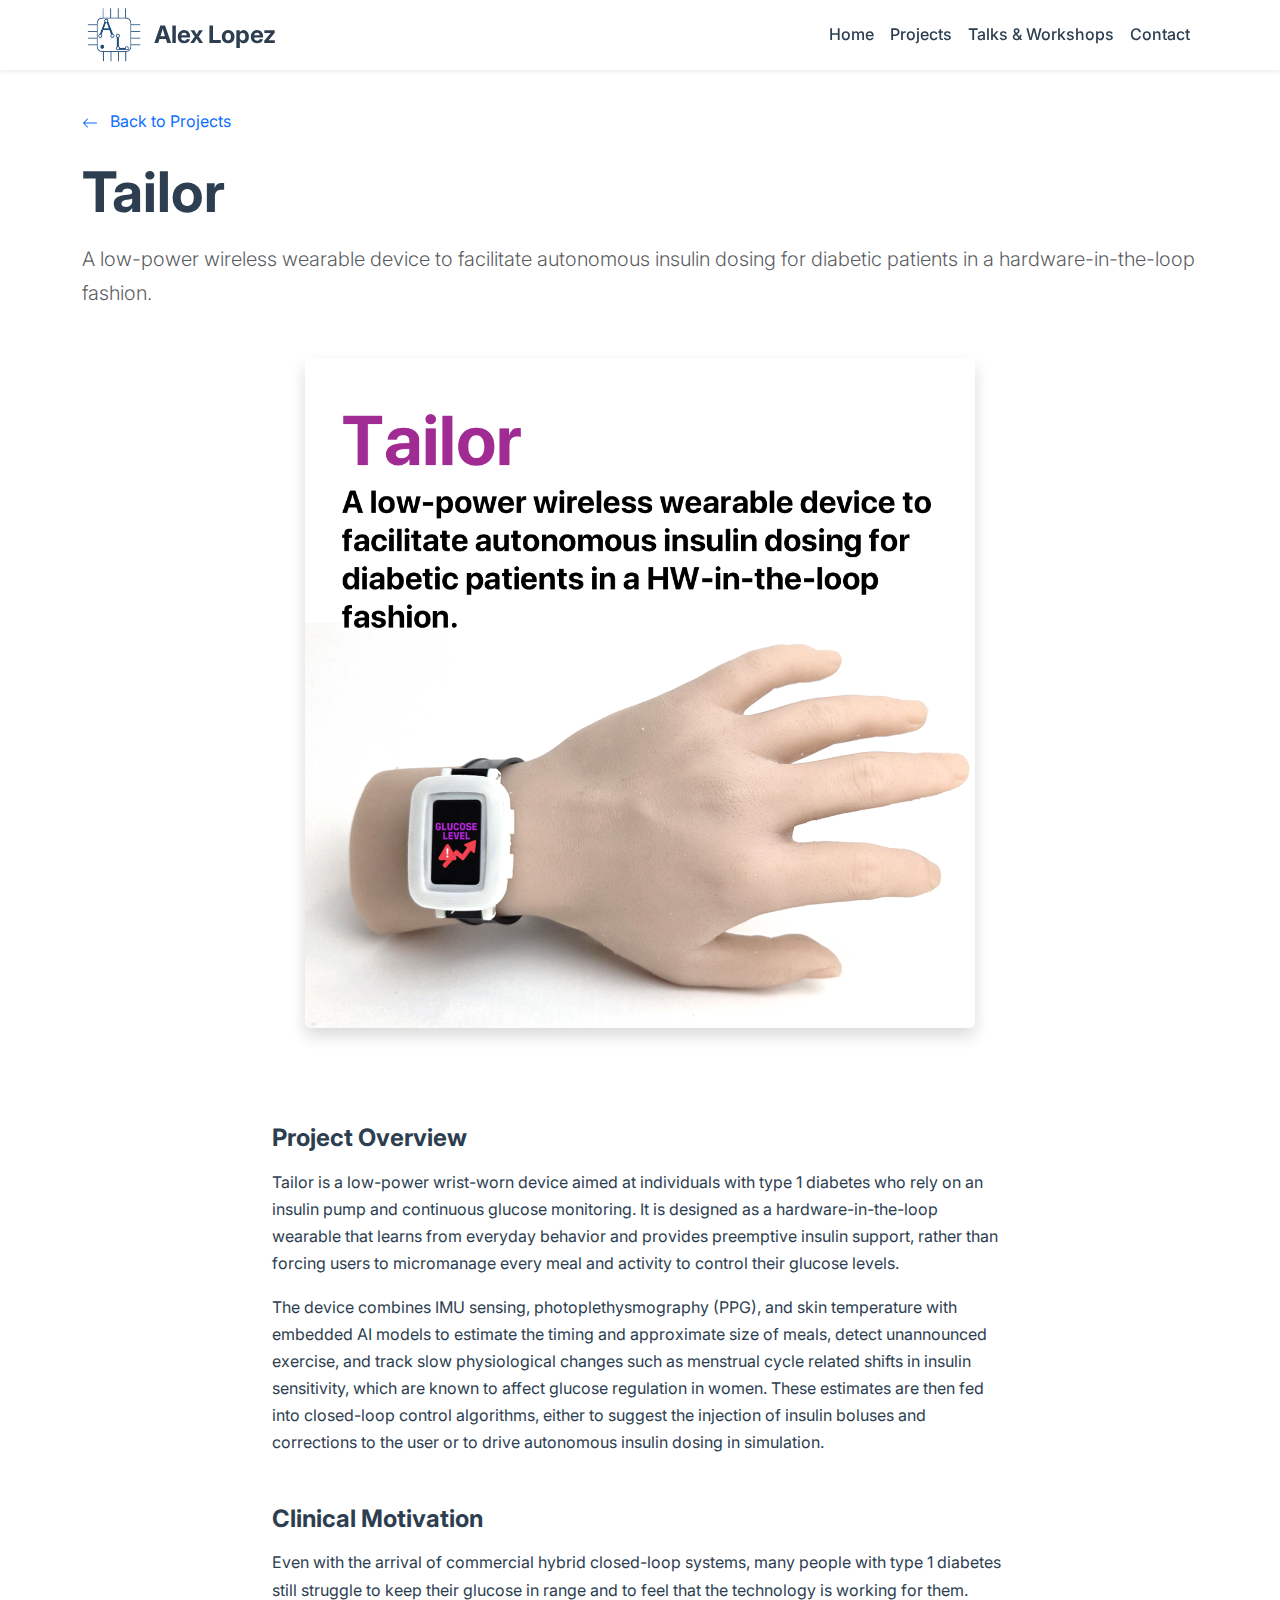
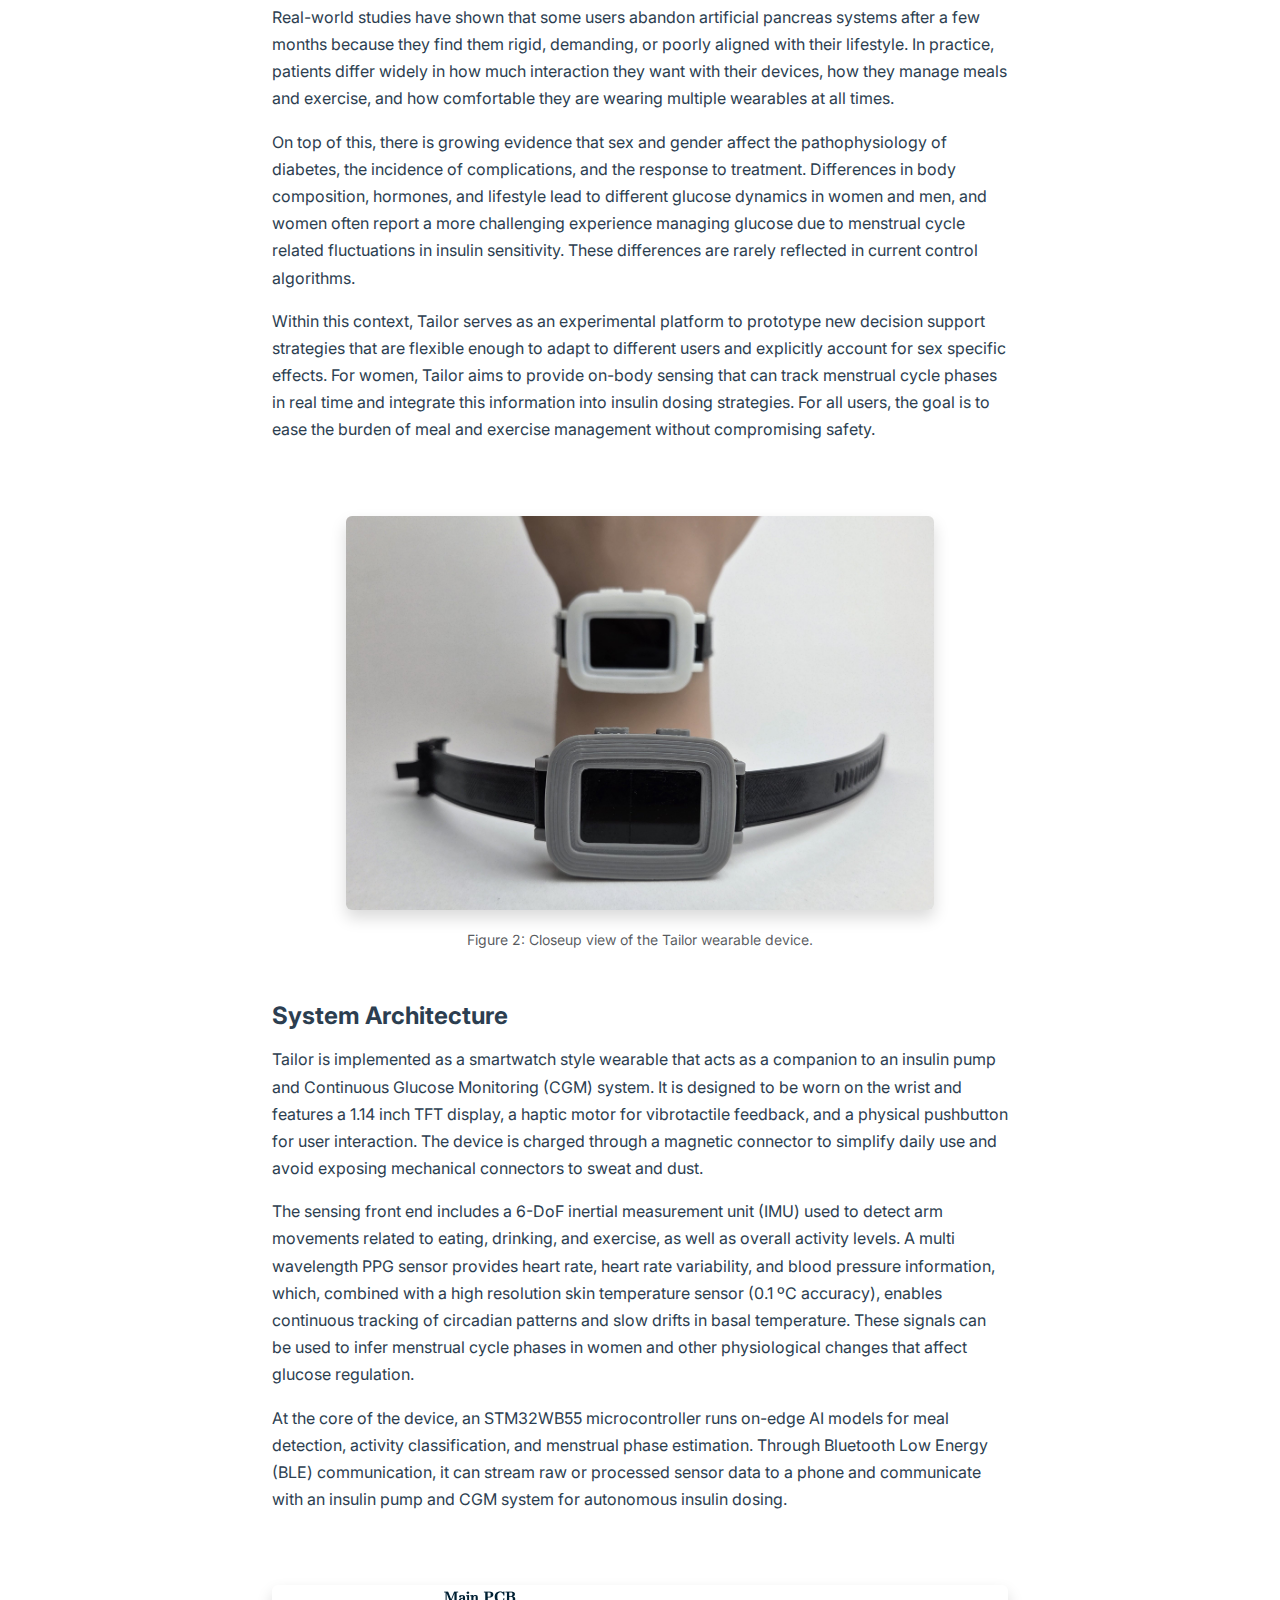
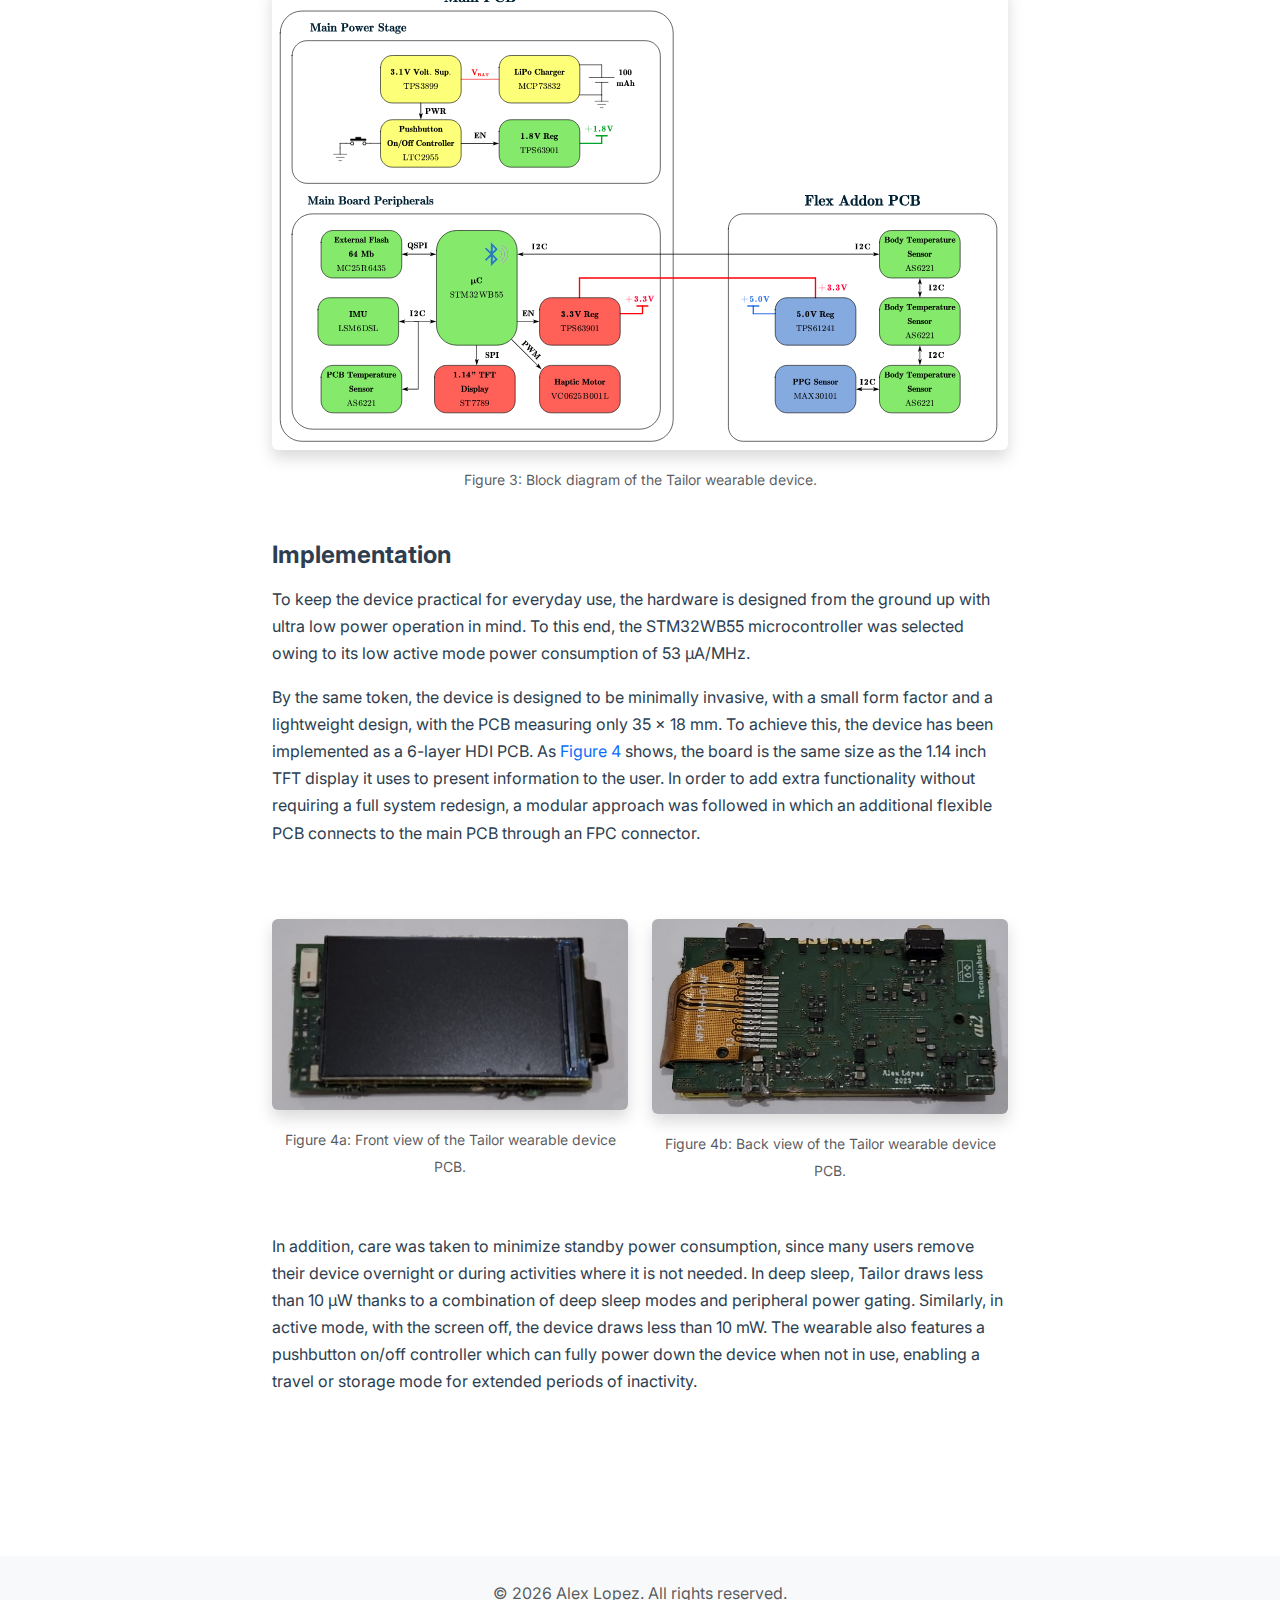
<file: projects/tailor.html>
<!DOCTYPE html>
<html lang="en" data-bs-theme="light">

<head>
  <meta charset="utf-8">
  <meta name="viewport" content="width=device-width, initial-scale=1">
  <meta name="description" content="Tailor: A low-power wireless wearable device to facilitate autonomous insulin dosing for diabetic patients in a HW-in-the-loop fashion">
  <meta name="author" content="Alex Lopez">
  <title>Tailor - Alex Lopez</title>

  <!-- Favicon -->
  <link rel="icon" type="image/png" href="../assets/images/favicon/favicon-16x16.png" sizes="16x16" />
  <link rel="icon" type="image/png" href="../assets/images/favicon/favicon-32x32.png" sizes="32x32" />
  <link rel="shortcut icon" href="../assets/images/favicon/favicon.ico" />
  <link rel="apple-touch-icon" sizes="180x180" href="../assets/images/favicon/apple-touch-icon.png" />
  <link rel="manifest" href="../assets/images/favicon/site.webmanifest" />

  <!-- Bootstrap CSS -->
  <link href="../bootstrap.min.css" rel="stylesheet">

  <!-- Custom CSS -->
  <link href="../custom.css" rel="stylesheet">

  <!-- Google Fonts -->
  <link rel="preconnect" href="https://fonts.googleapis.com">
  <link rel="preconnect" href="https://fonts.gstatic.com" crossorigin>
  <link href="https://fonts.googleapis.com/css2?family=Inter:wght@300;400;500;600;700&display=swap" rel="stylesheet">
</head>

<body>
  <!-- Navigation -->
  <nav class="navbar navbar-expand-lg navbar-light bg-white fixed-top shadow-sm">
    <div class="container">
      <a class="navbar-brand fw-bold d-flex align-items-center" href="../index.html">
        <img src="../assets/images/logo.svg" alt="Alex Lopez" width="64" height="64" class="me-2">
        Alex Lopez
      </a>
      <button class="navbar-toggler" type="button" data-bs-toggle="collapse" data-bs-target="#navbarNav"
        aria-controls="navbarNav" aria-expanded="false" aria-label="Toggle navigation">
        <span class="navbar-toggler-icon"></span>
      </button>
      <div class="collapse navbar-collapse" id="navbarNav">
        <ul class="navbar-nav ms-auto">
          <li class="nav-item">
            <a class="nav-link" href="../index.html#home">Home</a>
          </li>
          <li class="nav-item">
            <a class="nav-link" href="../index.html#projects">Projects</a>
          </li>
          <li class="nav-item">
            <a class="nav-link" href="../index.html#talks">Talks & Workshops</a>
          </li>
          <li class="nav-item">
            <a class="nav-link" href="../index.html#contact">Contact</a>
          </li>
        </ul>
      </div>
    </div>
  </nav>

  <!-- Project Content -->
  <main style="padding-top: 60px;">
    <article class="container py-5">
      <!-- Back Link -->
      <div class="mb-4">
        <a href="../index.html#projects" class="text-decoration-none">
          <svg xmlns="http://www.w3.org/2000/svg" width="16" height="16" fill="currentColor" class="bi bi-arrow-left me-2" viewBox="0 0 16 16">
            <path fill-rule="evenodd" d="M15 8a.5.5 0 0 0-.5-.5H2.707l3.147-3.146a.5.5 0 1 0-.708-.708l-4 4a.5.5 0 0 0 0 .708l4 4a.5.5 0 0 0 .708-.708L2.707 8.5H14.5A.5.5 0 0 0 15 8"/>
          </svg>
          Back to Projects
        </a>
      </div>

      <!-- Project Header -->
      <header class="mb-5">
        <h1 class="display-4 fw-bold mb-3">Tailor</h1>
        <p class="lead text-muted">A low-power wireless wearable device to facilitate autonomous insulin dosing for diabetic patients in a hardware-in-the-loop fashion.</p>
      </header>

      <!-- Hero Images -->
      <div class="row g-4 mb-5">
        <div class="col-md-12 text-center">
          <img src="../assets/images/projects/cards/tailor.png"
               alt="Tailor"
               class="img-fluid rounded shadow"
               style="max-width: 60%;">
        </div>
      </div>

      <!-- Project Description -->
      <div class="row mb-5">
        <div class="col-lg-8 offset-lg-2">
          <div class="project-description">
            <h3 class="h4 fw-bold mt-5 mb-3">Project Overview</h3>
            <p>Tailor is a low-power wrist-worn device aimed at individuals with type 1 diabetes who rely on an insulin pump and continuous glucose monitoring. It is designed as a hardware-in-the-loop wearable that learns from everyday behavior and provides preemptive insulin support, rather than forcing users to micromanage every meal and activity to control their glucose levels.</p>

            <p>The device combines IMU sensing, photoplethysmography (PPG), and skin temperature with embedded AI models to estimate the timing and approximate size of meals, detect unannounced exercise, and track slow physiological changes such as menstrual cycle related shifts in insulin sensitivity, which are known to affect glucose regulation in women. These estimates are then fed into closed-loop control algorithms, either to suggest the injection of insulin boluses and corrections to the user or to drive autonomous insulin dosing in simulation.</p>

            <h3 class="h4 fw-bold mt-5 mb-3">Clinical Motivation</h3>
            <p>Even with the arrival of commercial hybrid closed-loop systems, many people with type 1 diabetes still struggle to keep their glucose in range and to feel that the technology is working for them. Real-world studies have shown that some users abandon artificial pancreas systems after a few months because they find them rigid, demanding, or poorly aligned with their lifestyle. In practice, patients differ widely in how much interaction they want with their devices, how they manage meals and exercise, and how comfortable they are wearing multiple wearables at all times.</p>

            <p>On top of this, there is growing evidence that sex and gender affect the pathophysiology of diabetes, the incidence of complications, and the response to treatment. Differences in body composition, hormones, and lifestyle lead to different glucose dynamics in women and men, and women often report a more challenging experience managing glucose due to menstrual cycle related fluctuations in insulin sensitivity. These differences are rarely reflected in current control algorithms.</p>

            <p>Within this context, Tailor serves as an experimental platform to prototype new decision support strategies that are flexible enough to adapt to different users and explicitly account for sex specific effects. For women, Tailor aims to provide on-body sensing that can track menstrual cycle phases in real time and integrate this information into insulin dosing strategies. For all users, the goal is to ease the burden of meal and exercise management without compromising safety.</p>

            <!-- Menstrual cycle and physiology Image -->
            <div id="figure-2" class="row g-4 my-5">
              <div class="col-md-12 text-center">
                <img
                  src="../assets/images/projects/tailor/tailor_wristband.jpg"
                  alt="Figure 2: Closeup view of the Tailor wearable device"
                  class="img-fluid rounded shadow"
                  style="max-width: 80%;"
                >
                <p class="text-muted mt-3 mb-0">
                  <small>Figure 2: Closeup view of the Tailor wearable device.</small>
                </p>
              </div>
            </div>

            <h3 class="h4 fw-bold mt-5 mb-3">System Architecture</h3>
            <p>Tailor is implemented as a smartwatch style wearable that acts as a companion to an insulin pump and Continuous Glucose Monitoring (CGM) system. It is designed to be worn on the wrist and features a 1.14 inch TFT display, a haptic motor for vibrotactile feedback, and a physical pushbutton for user interaction. The device is charged through a magnetic connector to simplify daily use and avoid exposing mechanical connectors to sweat and dust.</p>

            <p>The sensing front end includes a 6-DoF inertial measurement unit (IMU) used to detect arm movements related to eating, drinking, and exercise, as well as overall activity levels. A multi wavelength PPG sensor provides heart rate, heart rate variability, and blood pressure information, which, combined with a high resolution skin temperature sensor (0.1 ºC accuracy), enables continuous tracking of circadian patterns and slow drifts in basal temperature. These signals can be used to infer menstrual cycle phases in women and other physiological changes that affect glucose regulation.</p>

            <p>At the core of the device, an STM32WB55 microcontroller runs on-edge AI models for meal detection, activity classification, and menstrual phase estimation. Through Bluetooth Low Energy (BLE) communication, it can stream raw or processed sensor data to a phone and communicate with an insulin pump and CGM system for autonomous insulin dosing.</p>

            <!-- Block diagram Image -->
            <div id="figure-3" class="row g-4 my-5">
              <div class="col-md-12 text-center">
                <img
                  src="../assets/images/projects/tailor/tailor_block_diagram.svg"
                  alt="Figure 3: Block diagram of the Tailor wearable device"
                  class="img-fluid rounded shadow"
                  style="width: 100%;"
                >
                <p class="text-muted mt-3 mb-0">
                  <small>Figure 3: Block diagram of the Tailor wearable device.</small>
                </p>
              </div>
            </div>

            <h3 class="h4 fw-bold mt-5 mb-3">Implementation</h3>
            <p>To keep the device practical for everyday use, the hardware is designed from the ground up with ultra low power operation in mind. To this end, the STM32WB55 microcontroller was selected owing to its low active mode power consumption of 53 μA/MHz.</p>

            <p>By the same token, the device is designed to be minimally invasive, with a small form factor and a lightweight design, with the PCB measuring only 35 x 18 mm. To achieve this, the device has been implemented as a 6-layer HDI PCB. As <a href="#figure-4" class="text-decoration-none">Figure 4</a> shows, the board is the same size as the 1.14 inch TFT display it uses to present information to the user. In order to add extra functionality without requiring a full system redesign, a modular approach was followed in which an additional flexible PCB connects to the main PCB through an FPC connector.</p>

            <!-- PCB Front and Back Images -->
            <div id="figure-4" class="row g-4 my-5">
              <div class="col-md-6 text-center">
                <img
                  src="../assets/images/projects/tailor/tailor_pcb_front.jpeg"
                  alt="Figure 4a: Front view of the Tailor wearable device PCB"
                  class="img-fluid rounded shadow mx-auto d-block"
                  style="width: 100%;"
                >
                <p class="text-muted mt-3 mb-0">
                  <small>Figure 4a: Front view of the Tailor wearable device PCB.</small>
                </p>
              </div>
              <div class="col-md-6 text-center">
                <img
                  src="../assets/images/projects/tailor/tailor_pcb_back.jpeg"
                  alt="Figure 4b: Back view of the Tailor wearable device PCB"
                  class="img-fluid rounded shadow mx-auto d-block"
                  style="width: 100%;"
                >
                <p class="text-muted mt-3 mb-0">
                  <small>Figure 4b: Back view of the Tailor wearable device PCB.</small>
                </p>
              </div>
            </div>

            <p>In addition, care was taken to minimize standby power consumption, since many users remove their device overnight or during activities where it is not needed. In deep sleep, Tailor draws less than 10 µW thanks to a combination of deep sleep modes and peripheral power gating. Similarly, in active mode, with the screen off, the device draws less than 10 mW. The wearable also features a pushbutton on/off controller which can fully power down the device when not in use, enabling a travel or storage mode for extended periods of inactivity.</p>

          </div>
        </div>
      </div>
    </article>
  </main>

  <!-- Footer -->
  <footer class="bg-light py-4 mt-5">
    <div class="container text-center">
      <p class="text-muted mb-0">&copy; <span class="copyright-year">2025</span> Alex Lopez. All rights reserved.</p>
    </div>
  </footer>

  <!-- Bootstrap JS -->
  <script src="../js/bootstrap.bundle.min.js"></script>
  
  <!-- Update copyright year -->
  <script>
    document.querySelectorAll('.copyright-year').forEach(element => {
      element.textContent = new Date().getFullYear();
    });
  </script>
</body>

</html>
</file>
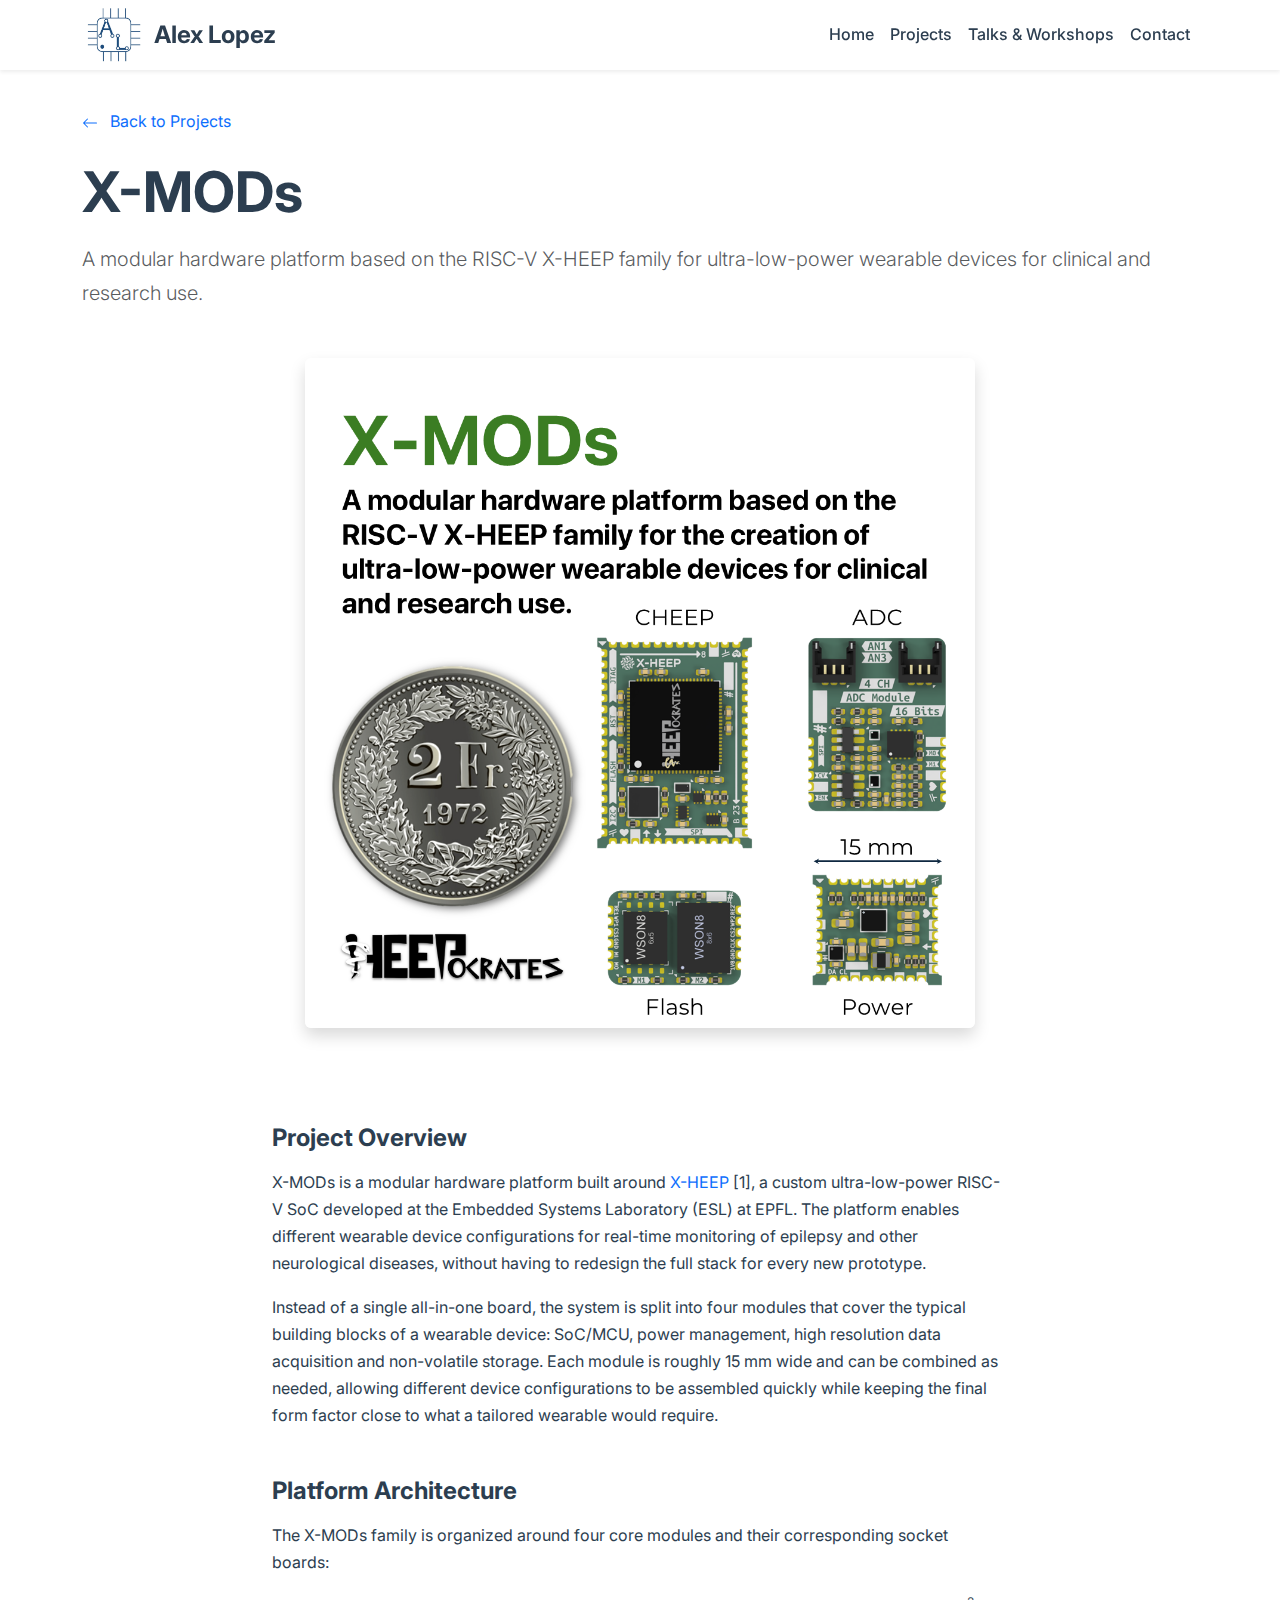
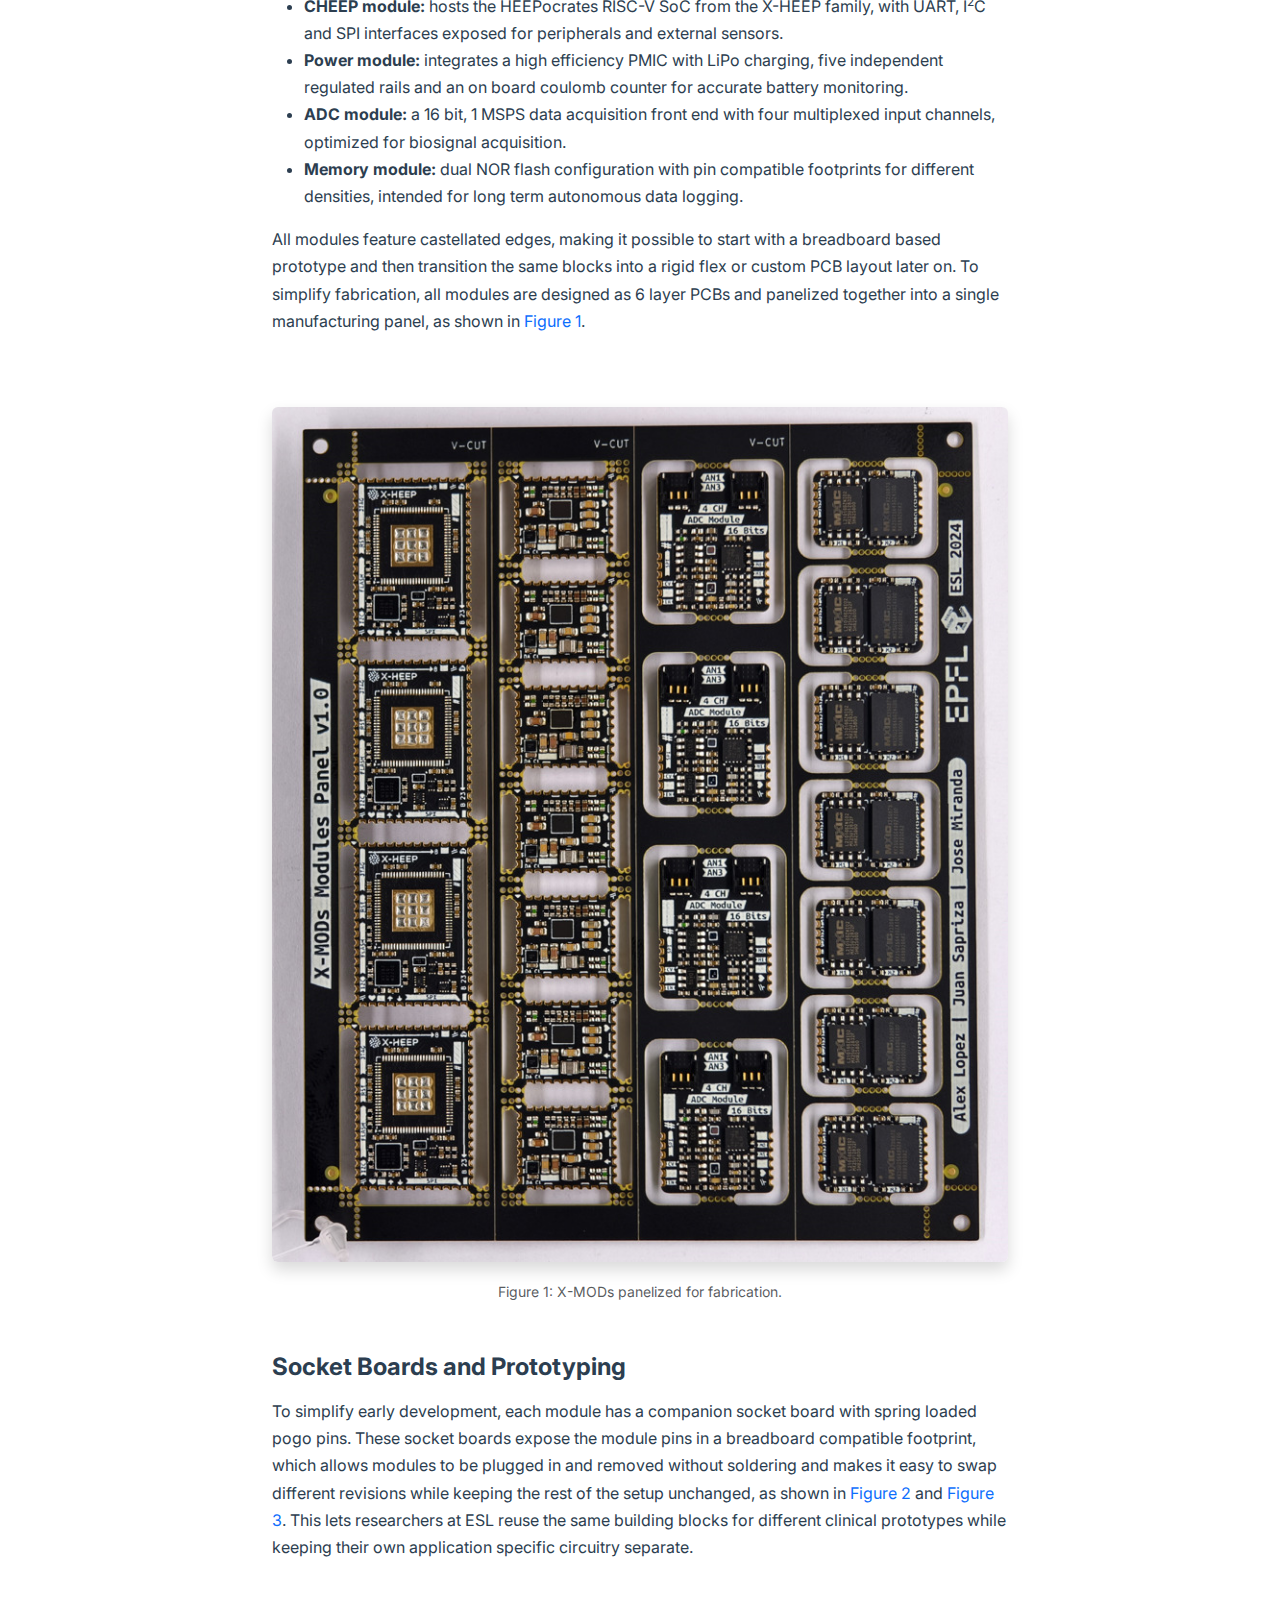
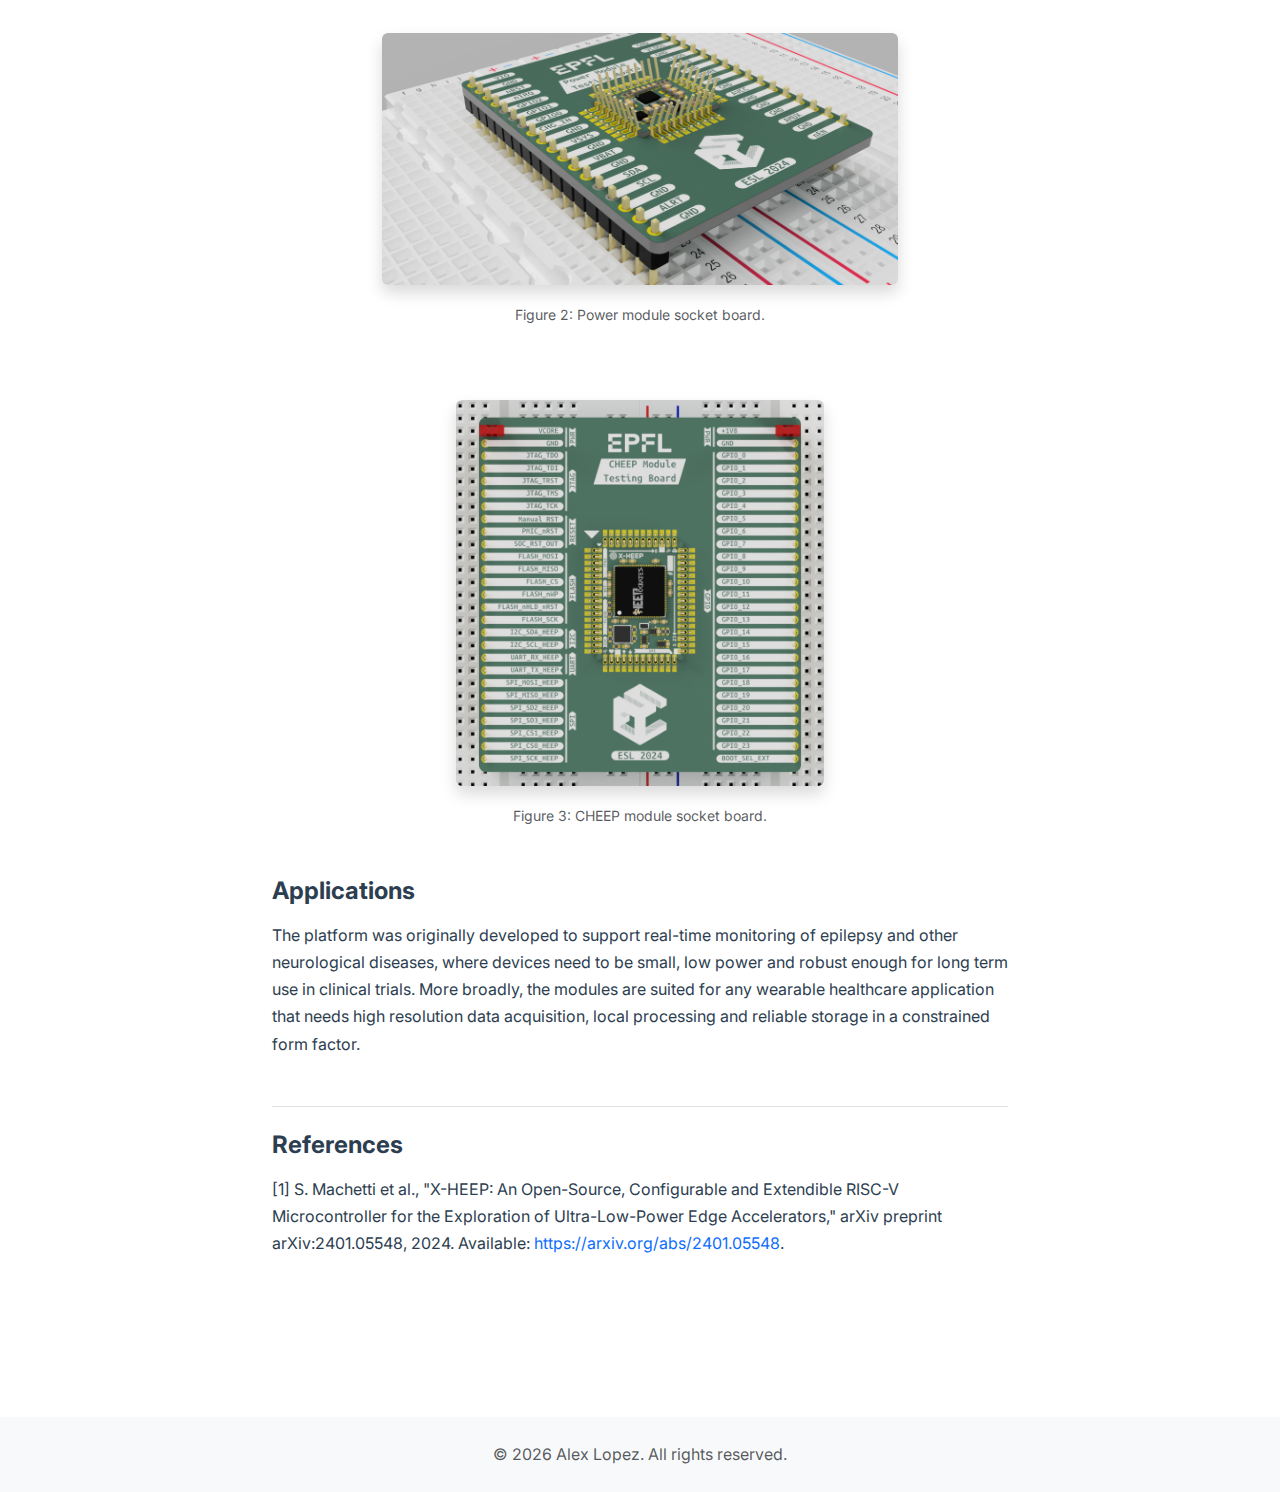
<file: projects/x-mods.html>
<!DOCTYPE html>
<html lang="en" data-bs-theme="light">

<head>
  <meta charset="utf-8">
  <meta name="viewport" content="width=device-width, initial-scale=1">
  <meta name="description" content="X-MODs: A modular hardware platform based on the RISC-V X-HEEP family for ultra-low-power wearable devices for clinical and research use.">
  <meta name="author" content="Alex Lopez">
  <title>X-MODs - Alex Lopez</title>

  <!-- Favicon -->
  <link rel="icon" type="image/png" href="../assets/images/favicon/favicon-16x16.png" sizes="16x16" />
  <link rel="icon" type="image/png" href="../assets/images/favicon/favicon-32x32.png" sizes="32x32" />
  <link rel="shortcut icon" href="../assets/images/favicon/favicon.ico" />
  <link rel="apple-touch-icon" sizes="180x180" href="../assets/images/favicon/apple-touch-icon.png" />
  <link rel="manifest" href="../assets/images/favicon/site.webmanifest" />

  <!-- Bootstrap CSS -->
  <link href="../bootstrap.min.css" rel="stylesheet">

  <!-- Custom CSS -->
  <link href="../custom.css" rel="stylesheet">

  <!-- Google Fonts -->
  <link rel="preconnect" href="https://fonts.googleapis.com">
  <link rel="preconnect" href="https://fonts.gstatic.com" crossorigin>
  <link href="https://fonts.googleapis.com/css2?family=Inter:wght@300;400;500;600;700&display=swap" rel="stylesheet">
</head>

<body>
  <!-- Navigation -->
  <nav class="navbar navbar-expand-lg navbar-light bg-white fixed-top shadow-sm">
    <div class="container">
      <a class="navbar-brand fw-bold d-flex align-items-center" href="../index.html">
        <img src="../assets/images/logo.svg" alt="Alex Lopez" width="64" height="64" class="me-2">
        Alex Lopez
      </a>
      <button class="navbar-toggler" type="button" data-bs-toggle="collapse" data-bs-target="#navbarNav"
        aria-controls="navbarNav" aria-expanded="false" aria-label="Toggle navigation">
        <span class="navbar-toggler-icon"></span>
      </button>
      <div class="collapse navbar-collapse" id="navbarNav">
        <ul class="navbar-nav ms-auto">
          <li class="nav-item">
            <a class="nav-link" href="../index.html#home">Home</a>
          </li>
          <li class="nav-item">
            <a class="nav-link" href="../index.html#projects">Projects</a>
          </li>
          <li class="nav-item">
            <a class="nav-link" href="../index.html#talks">Talks & Workshops</a>
          </li>
          <li class="nav-item">
            <a class="nav-link" href="../index.html#contact">Contact</a>
          </li>
        </ul>
      </div>
    </div>
  </nav>

  <!-- Project Content -->
  <main style="padding-top: 60px;">
    <article class="container py-5">
      <!-- Back Link -->
      <div class="mb-4">
        <a href="../index.html#projects" class="text-decoration-none">
          <svg xmlns="http://www.w3.org/2000/svg" width="16" height="16" fill="currentColor" class="bi bi-arrow-left me-2" viewBox="0 0 16 16">
            <path fill-rule="evenodd" d="M15 8a.5.5 0 0 0-.5-.5H2.707l3.147-3.146a.5.5 0 1 0-.708-.708l-4 4a.5.5 0 0 0 0 .708l4 4a.5.5 0 0 0 .708-.708L2.707 8.5H14.5A.5.5 0 0 0 15 8"/>
          </svg>
          Back to Projects
        </a>
      </div>

      <!-- Project Header -->
      <header class="mb-5">
        <h1 class="display-4 fw-bold mb-3">X-MODs</h1>
        <p class="lead text-muted">A modular hardware platform based on the RISC-V X-HEEP family for ultra-low-power wearable devices for clinical and research use.</p>
      </header>

      <!-- Hero Images -->
      <div class="row g-4 mb-5">
        <div class="col-md-12 text-center">
          <img src="../assets/images/projects/cards/X-MODs.png"
               alt="X-MODs modular platform"
               class="img-fluid rounded shadow"
               style="max-width: 60%;">
        </div>
      </div>

      <!-- Project Description -->
      <div class="row mb-5">
        <div class="col-lg-8 offset-lg-2">
          <div class="project-description">
            <h3 class="h4 fw-bold mt-5 mb-3">Project Overview</h3>
            <p>X-MODs is a modular hardware platform built around <a href="#references" class="text-decoration-none">X-HEEP</a> [1], a custom ultra-low-power RISC-V SoC developed at the Embedded Systems Laboratory (ESL) at EPFL. The platform enables different wearable device configurations for real-time monitoring of epilepsy and other neurological diseases, without having to redesign the full stack for every new prototype.</p>

            <p>Instead of a single all-in-one board, the system is split into four modules that cover the typical building blocks of a wearable device: SoC/MCU, power management, high resolution data acquisition and non-volatile storage. Each module is roughly 15 mm wide and can be combined as needed, allowing different device configurations to be assembled quickly while keeping the final form factor close to what a tailored wearable would require.</p>

            <h3 class="h4 fw-bold mt-5 mb-3">Platform Architecture</h3>
            <p>The X-MODs family is organized around four core modules and their corresponding socket boards:</p>
            <ul>
              <li><strong>CHEEP module:</strong> hosts the HEEPocrates RISC-V SoC from the X-HEEP family, with UART, I<sup>2</sup>C and SPI interfaces exposed for peripherals and external sensors.</li>
              <li><strong>Power module:</strong> integrates a high efficiency PMIC with LiPo charging, five independent regulated rails and an on board coulomb counter for accurate battery monitoring.</li>
              <li><strong>ADC module:</strong> a 16 bit, 1 MSPS data acquisition front end with four multiplexed input channels, optimized for biosignal acquisition.</li>
              <li><strong>Memory module:</strong> dual NOR flash configuration with pin compatible footprints for different densities, intended for long term autonomous data logging.</li>
            </ul>

            <p>All modules feature castellated edges, making it possible to start with a breadboard based prototype and then transition the same blocks into a rigid flex or custom PCB layout later on. To simplify fabrication, all modules are designed as 6 layer PCBs and panelized together into a single manufacturing panel, as shown in <a href="#figure-1" class="text-decoration-none">Figure 1</a>.</p>

            <!-- X-MODs modules -->
            <div id="figure-1" class="row g-4 my-5">
              <div class="col-md-12 text-center">
                <img src="../assets/images/projects/X-MODs/X-MODs_panel.jpg"
                    alt="Figure 1: X-MODs modules"
                    class="img-fluid rounded shadow mx-auto d-block"
                    style="max-width: 100%;">
                <p class="text-muted mt-3 mb-0">
                  <small>Figure 1: X-MODs panelized for fabrication.</small>
                </p>
              </div>
            </div>

            <h3 class="h4 fw-bold mt-5 mb-3">Socket Boards and Prototyping</h3>
            <p>To simplify early development, each module has a companion socket board with spring loaded pogo pins. These socket boards expose the module pins in a breadboard compatible footprint, which allows modules to be plugged in and removed without soldering and makes it easy to swap different revisions while keeping the rest of the setup unchanged, as shown in <a href="#figure-2" class="text-decoration-none">Figure 2</a> and <a href="#figure-3" class="text-decoration-none">Figure 3</a>. This lets researchers at ESL reuse the same building blocks for different clinical prototypes while keeping their own application specific circuitry separate.</p>

            <!-- Power module socket board -->
            <div id="figure-2" class="row g-4 my-5">
              <div class="col-md-12 text-center">
                <img src="../assets/images/projects/X-MODs/X_MODs_Power_board_flexypin.png"
                    alt="Figure 2: Power module socket board"
                    class="img-fluid rounded shadow mx-auto d-block"
                    style="max-width: 70%;">
                <p class="text-muted mt-3 mb-0">
                  <small>Figure 2: Power module socket board.</small>
                </p>
              </div>
            </div>

            <!-- CHEEP module socket board -->
            <div id="figure-3" class="row g-4 my-5">
              <div class="col-md-12 text-center">
                <img src="../assets/images/projects/X-MODs/X_MODs_CHEEP_board_flexypin.png"
                    alt="Figure 3: CHEEP module socket board"
                    class="img-fluid rounded shadow mx-auto d-block"
                    style="max-width: 50%;">
                <p class="text-muted mt-3 mb-0">
                  <small>Figure 3: CHEEP module socket board.</small>
                </p>
              </div>
            </div>

            <h3 class="h4 fw-bold mt-5 mb-3">Applications</h3>
            <p>The platform was originally developed to support real-time monitoring of epilepsy and other neurological diseases, where devices need to be small, low power and robust enough for long term use in clinical trials. More broadly, the modules are suited for any wearable healthcare application that needs high resolution data acquisition, local processing and reliable storage in a constrained form factor.</p>

            <div id="references" class="mt-5 pt-4 border-top">
              <h3 class="h4 fw-bold mb-3">References</h3>
              <p class="mb-3">
                [1] S. Machetti et al., "X-HEEP: An Open-Source, Configurable and Extendible RISC-V Microcontroller for the Exploration of Ultra-Low-Power Edge Accelerators," arXiv preprint arXiv:2401.05548, 2024. Available: <a href="https://arxiv.org/abs/2401.05548" target="_blank" class="text-decoration-none">https://arxiv.org/abs/2401.05548</a>.
              </p>
            </div>
          </div>
        </div>
      </div>
    </article>
  </main>

  <!-- Footer -->
  <footer class="bg-light py-4 mt-5">
    <div class="container text-center">
      <p class="text-muted mb-0">&copy; <span class="copyright-year">2025</span> Alex Lopez. All rights reserved.</p>
    </div>
  </footer>

  <!-- Bootstrap JS -->
  <script src="../js/bootstrap.bundle.min.js"></script>
  
  <!-- Update copyright year -->
  <script>
    document.querySelectorAll('.copyright-year').forEach(element => {
      element.textContent = new Date().getFullYear();
    });
  </script>
</body>

</html>
</file>
<file: custom.css>
/* Custom CSS - Plain Bootstrap Version */

/* CSS Variables for theming */
:root {
  --font-family-sans-serif: 'Inter', -apple-system, BlinkMacSystemFont, "Segoe UI", Roboto, "Helvetica Neue", Arial, sans-serif;
  --body-color: #2c3e50;
  --body-bg: #ffffff;
  --primary: #2c3e50;
  --secondary: #95a5a6;
  --link-color: #3498db;
  --link-hover-color: #2980b9;
}

/* Smooth scrolling */
html {
  scroll-behavior: smooth;
}

body {
  font-family: var(--font-family-sans-serif);
  color: var(--body-color);
  line-height: 1.7;
}

/* Navbar */
.navbar {
  padding: 1rem 0;
  min-height: 70px;
  height: 70px;
  transition: all 0.3s ease;
  /* Prevent visual flash during page transitions */
  will-change: auto;
  transform: translateZ(0);
  -webkit-backface-visibility: hidden;
  backface-visibility: hidden;
  /* Ensure navbar is always visible during page load */
  opacity: 1;
  visibility: visible;
}

.navbar .container {
  height: 100%;
  display: flex;
  align-items: center;
}

.navbar .navbar-brand {
  font-size: 1.5rem;
  line-height: 64px;
  font-weight: 600;
  color: var(--primary);
  /* Prevent layout shift */
  display: flex;
  align-items: center;
  height: 64px;
}

.navbar .navbar-brand img {
  /* Prevent image loading flash */
  display: block;
  width: 64px;
  height: 64px;
  flex-shrink: 0;
  /* Ensure proper scaling */
  object-fit: contain;
  /* Force hardware acceleration for better rendering */
  transform: translateZ(0);
  -webkit-backface-visibility: hidden;
  backface-visibility: hidden;
  /* Improve rendering quality - use smooth interpolation for better quality */
  image-rendering: auto;
  -ms-interpolation-mode: bicubic;
}

.navbar .nav-link {
  font-weight: 500;
  color: var(--body-color);
  padding: 0.5rem 1.5rem;
  transition: color 0.3s ease;
}

.navbar .nav-link:hover,
.navbar .nav-link.active {
  color: var(--link-color);
}

/* Section spacing */
section {
  padding: 5rem 0;
}

@media (max-width: 768px) {
  section {
    padding: 3rem 0;
  }
}

.section-title {
  font-size: 2.5rem;
  font-weight: 700;
  margin-bottom: 3rem;
}

@media (max-width: 768px) {
  .section-title {
    font-size: 2rem;
  }
}

/* Hero/About Section */
.hero-about-section {
  min-height: 100vh;
  display: flex;
  align-items: center;
  padding-top: 4rem;
  background: linear-gradient(135deg, #f8f9fa 0%, #ffffff 100%);
}

.profile-photo-wrapper {
  max-width: 280px;
  margin: 0 auto;
}

.profile-photo {
  width: 100%;
  aspect-ratio: 1;
  object-fit: cover;
  border: 4px solid #ffffff;
  box-shadow: 0 10px 30px rgba(0, 0, 0, 0.1);
}

.social-links .btn {
  border-radius: 50px;
  padding: 0.5rem 1.25rem;
  font-size: 0.9rem;
  transition: all 0.3s ease;
}

.social-links .btn:hover {
  transform: translateY(-2px);
  box-shadow: 0 4px 12px rgba(0, 0, 0, 0.15);
}

@media (min-width: 992px) {
  .hero-about-section {
    padding-top: 5rem;
  }

  .bio-content {
    margin-left: 3rem;
  }
}

.bio-content p {
  font-size: 1.05rem;
  margin-bottom: 1.5rem;
}

.bio-content a {
  color: var(--link-color);
  text-decoration: none;
}

.bio-content a:hover {
  color: var(--link-hover-color);
  text-decoration: underline;
}

.bio-content .lead {
  font-size: 1.25rem;
  font-weight: 400;
  color: var(--body-color);
}

.research-interests {
  list-style: none;
  padding-left: 0;
}

.research-interests li {
  padding: 0.5rem 0;
  padding-left: 1.5rem;
  position: relative;
}

.research-interests li:before {
  content: "\2192";
  position: absolute;
  left: 0;
  color: var(--link-color);
  font-weight: bold;
}

/* Scroll indicator */
.scroll-indicator .scroll-arrow {
  animation: bounce 2s infinite;
  display: inline-block;
}

@keyframes bounce {

  0%,
  20%,
  50%,
  80%,
  100% {
    transform: translateY(0);
  }

  40% {
    transform: translateY(-10px);
  }

  60% {
    transform: translateY(-5px);
  }
}

/* Projects Section */
.projects-section {
  background-color: #ffffff;
}

.filter-buttons .btn-filter {
  margin: 0.25rem;
  padding: 0.5rem 1.5rem;
  border: 2px solid #e0e0e0;
  background: #ffffff;
  color: var(--body-color);
  border-radius: 50px;
  font-weight: 500;
  transition: all 0.3s ease;
}

.filter-buttons .btn-filter:hover {
  border-color: var(--link-color);
  color: var(--link-color);
  transform: translateY(-2px);
}

.filter-buttons .btn-filter.active {
  background: var(--primary);
  color: #ffffff;
  border-color: var(--primary);
}

/* Project Cards */
.project-card .card {
  border: none;
  border-radius: 12px;
  overflow: hidden;
  transition: all 0.3s ease;
}

.project-card .card:hover {
  transform: translateY(-8px);
  box-shadow: 0 12px 24px rgba(0, 0, 0, 0.15) !important;
}

.project-card .card .card-img-top {
  aspect-ratio: 1;
  object-fit: cover;
  background: linear-gradient(135deg, #f5f7fa 0%, #c3cfe2 100%);
  border-radius: 12px 12px 0 0;
}

.project-card .card .card-body {
  padding: 1.5rem;
  display: flex;
  flex-direction: column;
}

.project-card .card .card-title {
  font-weight: 600;
  margin-bottom: 1rem;
  color: var(--primary);
}

.project-card .card .card-text {
  color: #6c757d;
  font-size: 0.95rem;
  line-height: 1.6;
  flex-grow: 1;
}

/* Project links with icons */
.project-links {
  display: flex;
  flex-wrap: wrap;
  gap: 0.75rem;
  row-gap: 0.25rem;
  align-items: center;
  margin-top: auto;
  line-height: 1.2;
}

.project-links a {
  display: inline-flex;
  align-items: center;
  gap: 0.35rem;
  color: var(--link-color);
  text-decoration: none;
  font-size: 0.9rem;
  transition: all 0.2s ease;
  padding: 0.1rem 0;
  line-height: 1.2;
}

.project-links a:hover {
  color: var(--link-hover-color);
  text-decoration: underline;
}

.project-links a svg {
  width: 14px;
  height: 14px;
  flex-shrink: 0;
}

.project-links .link-separator {
  color: #dee2e6;
  font-weight: 300;
}

/* Fade in animation */
@keyframes fadeIn {
  from {
    opacity: 0;
    transform: translateY(20px);
  }

  to {
    opacity: 1;
    transform: translateY(0);
  }
}

/* Talks Section */
.talks-section {
  background: linear-gradient(135deg, #f8f9fa 0%, #ffffff 100%);
}

.talks-section .card {
  border: none;
  border-radius: 12px;
  transition: all 0.3s ease;
}

.talks-section .card:hover {
  transform: translateY(-4px);
  box-shadow: 0 8px 20px rgba(0, 0, 0, 0.1) !important;
}

.talks-section .card .card-body {
  display: flex;
  flex-direction: column;
}

.talks-section .card .card-text {
  flex-grow: 1;
}

.talks-section .card .btn {
  margin-top: auto;
}

.talks-section .card .badge {
  font-weight: 500;
  padding: 0.5rem 0.75rem;
}

/* Contact Section */
.contact-section {
  background-color: #ffffff;
  padding: 4rem 0;
}

.contact-section .contact-links .btn {
  padding: 0.75rem 2rem;
  border-radius: 50px;
  font-weight: 500;
  transition: all 0.3s ease;
}

.contact-section .contact-links .btn:hover {
  transform: translateY(-2px);
  box-shadow: 0 6px 16px rgba(0, 0, 0, 0.15);
}

/* Footer */
.footer {
  background-color: #f8f9fa;
  border-top: 1px solid #e9ecef;
}

.footer a {
  transition: color 0.3s ease;
}

.footer a:hover {
  color: var(--link-color) !important;
}

/* Buttons */
.btn {
  border-radius: 6px;
  font-weight: 500;
  transition: all 0.3s ease;
}

.btn-outline-primary {
  color: var(--link-color);
  border-color: var(--link-color);
}

.btn-outline-primary:hover {
  background-color: var(--link-color);
  border-color: var(--link-color);
  color: #ffffff;
}

/* Responsive adjustments */
@media (max-width: 991px) {
  .hero-about-section {
    padding-top: 4.5rem;
  }

  .profile-photo-wrapper {
    max-width: 220px;
  }
}

@media (max-width: 768px) {
  .section-title {
    font-size: 1.75rem;
  }

  h1.display-4 {
    font-size: 2rem;
  }

  .filter-buttons .btn-filter {
    padding: 0.4rem 1rem;
    font-size: 0.9rem;
  }
}
</file>
